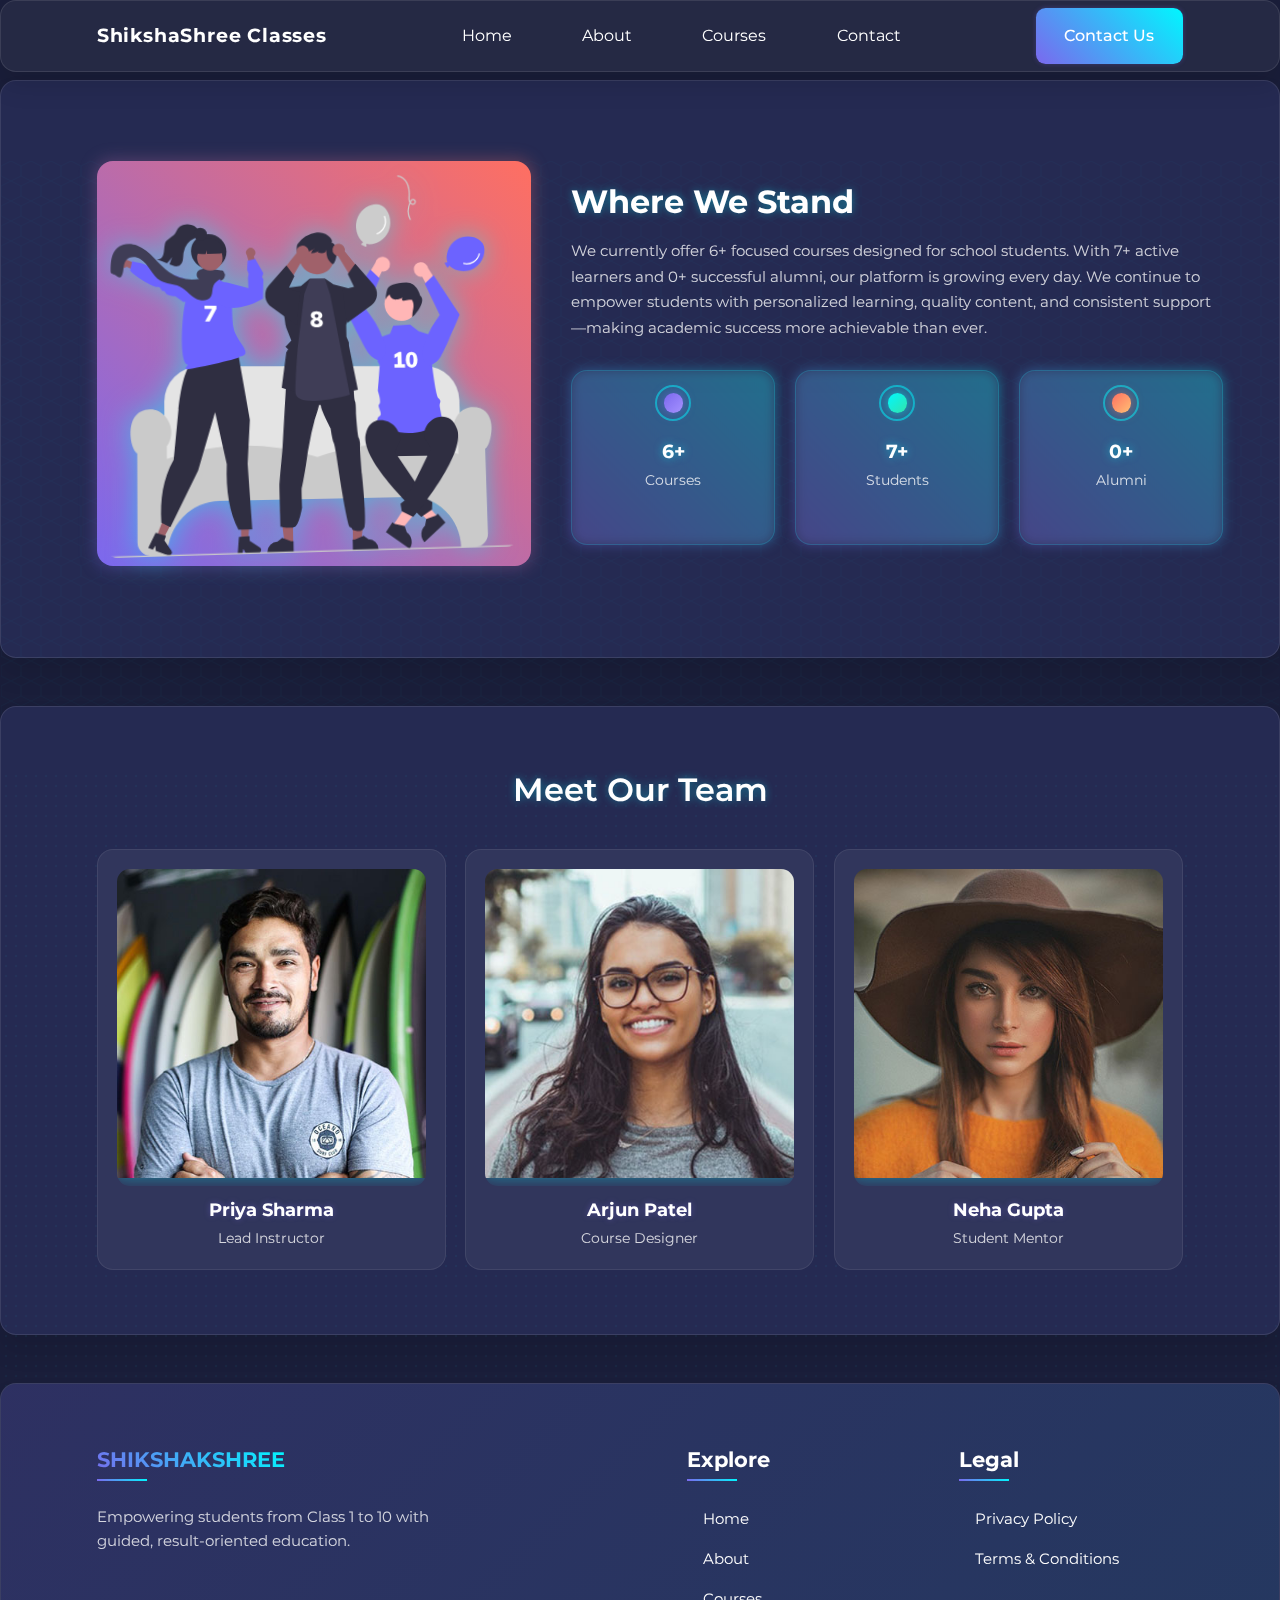
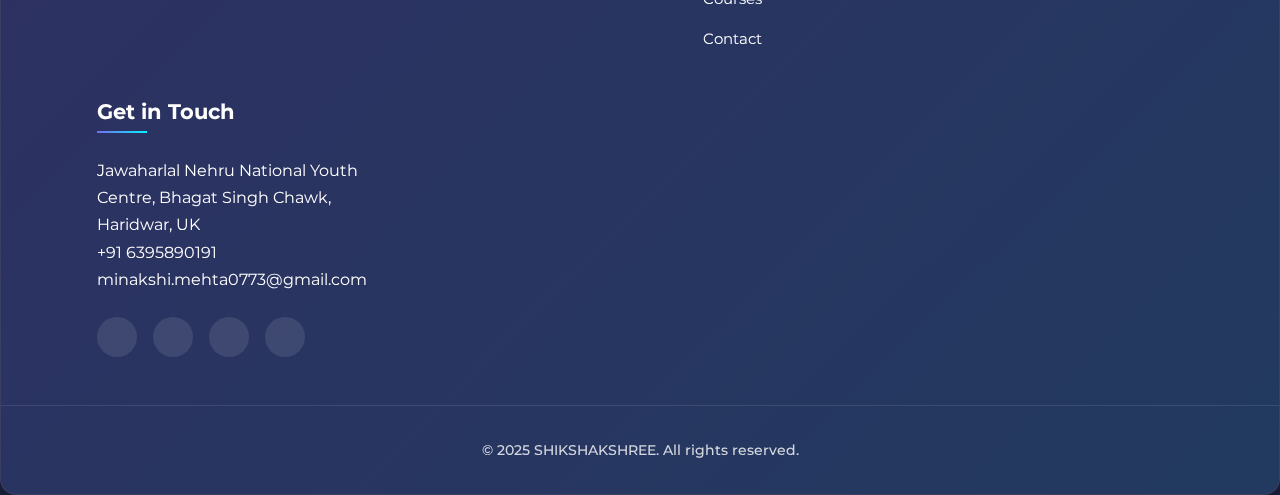
<file: about.html>
<!DOCTYPE html>
<html lang="en">
<head>
    <meta charset="UTF-8" />
    <meta name="viewport" content="width=device-width, initial-scale=1.0" />
    <meta name="description" content="About SHIKSHAKSHREE - Discover our mission, achievements, and team dedicated to empowering learners." />
    <meta name="keywords" content="education, ShikshaShree, about, team, achievements" />
    <meta name="author" content="ShikshaShree Classes" />
    <title>About Us - SHIKSHAKSHREE</title>
    <!-- ICONSCOUT CDN -->
    <link rel="stylesheet" href="https://unicons.iconscout.com/release/v4.0.8/css/line.css" />
    <link rel="stylesheet" href="https://unicons.iconscout.com/release/v4.0.8/css/solid.css" />
    <!-- GOOGLE FONTS MONTSERRAT -->
    <link rel="preconnect" href="https://fonts.googleapis.com" />
    <link rel="preconnect" href="https://fonts.gstatic.com" crossorigin />
    <link href="https://fonts.googleapis.com/css2?family=Montserrat:wght@400;500;600;700&display=swap" rel="stylesheet" />
    <!-- Custom CSS -->
    <link rel="stylesheet" href="./css/style.css" />
    <link rel="stylesheet" href="./css/about.css" />
    <style>
        /* Immediate visibility fixes */
        .about__achievements,
        .team {
            opacity: 1 !important;
            transform: none !important;
            animation: none !important;
        }
        .text-reveal {
            opacity: 1 !important;
            transform: none !important;
        }
    </style>
</head>

<body>
    <!-- Navbar -->
    <nav class="glass">
        <div class="container nav__container">
            <a href="index.html" class="nav__logo">
                <h4>ShikshaShree Classes</h4>
            </a>
            <ul class="nav__menu">
                <li><a href="index.html">Home</a></li>
                <li><a href="about.html">About</a></li>
                <li><a href="courses.html">Courses</a></li>
                <li><a href="contact.html">Contact</a></li>
                <li class="nav__auth-mobile"><a href="contact.html" class="btn btn-primary">Contact Us</a></li>
            </ul>
            <div class="nav__auth">
                <a href="contact.html" class="btn btn-primary">Contact Us</a>
            </div>
            <button class="hamburger" id="hamburger-btn" aria-label="Toggle navigation menu">
                <span></span>
                <span></span>
                <span></span>
            </button>
        </div>
    </nav>

    <!-- Main Content -->
    <main>
        <!-- Achievements Section -->
        <section class="about__achievements glass">
            <canvas id="achievement-particles" class="section__particles" aria-hidden="true"></canvas>
            <div class="container about__achievements-container">
                <div class="about__achievements-left">
                    <div class="holographic-frame">
                        <img src="./images/about achievements.svg" alt="Holographic dashboard of educational achievements" loading="lazy" />
                    </div>
                </div>
                <div class="about__achievements-right">
                    <h1>Where We Stand</h1>
                    <p class="text-reveal">We currently offer 6+ focused courses designed for school students. With 7+ active learners and 0+ successful alumni, our platform is growing every day. We continue to empower students with personalized learning, quality content, and consistent support—making academic success more achievable than ever.</p>
                    <div class="achievements__cards">
                        <article class="achievement__card holographic-cube">
                            <span class="achievement__icon courses-icon">
                                <i class="uil uil-video"></i>
                                <span class="neon-ring"></span>
                            </span>
                            <h3><span class="counter">6</span>+</h3>
                            <p>Courses</p>
                        </article>
                        <article class="achievement__card holographic-cube">
                            <span class="achievement__icon students-icon">
                                <i class="uil uil-users-alt"></i>
                                <span class="neon-ring"></span>
                            </span>
                            <h3><span class="counter">7</span>+</h3>
                            <p>Students</p>
                        </article>
                        <article class="achievement__card holographic-cube">
                            <span class="achievement__icon awards-icon">
                                <i class="uil uil-award"></i>
                                <span class="neon-ring"></span>
                            </span>
                            <h3><span class="counter">0</span>+</h3>
                            <p>Alumni</p>
                        </article>
                    </div>
                </div>
            </div>
        </section>

        <!-- Team Section -->
        <section class="team glass">
            <h2>Meet Our Team</h2>
            <div class="container team__container">
                <article class="team__member">
                    <div class="team__member-image">
                        <img src="./images/tm1.jpg" alt="Portrait of Priya Sharma, Lead Instructor" loading="lazy" />
                    </div>
                    <div class="team__member-info">
                        <h4>Priya Sharma</h4>
                        <p>Lead Instructor</p>
                    </div>
                    <div class="team__member-socials">
                        <a href="https://instagram.com" target="_blank" class="instagram-icon" aria-label="Visit Priya Sharma's Instagram"><i class="uil uil-instagram"></i></a>
                        <a href="https://twitter.com" target="_blank" class="twitter-icon" aria-label="Visit Priya Sharma's Twitter"><i class="uil uil-twitter-alt"></i></a>
                        <a href="https://linkedin.com" target="_blank" class="linkedin-icon" aria-label="Visit Priya Sharma's LinkedIn"><i class="uil uil-linkedin-alt"></i></a>
                    </div>
                </article>
                <article class="team__member">
                    <div class="team__member-image">
                        <img src="./images/tm2.jpg" alt="Portrait of Arjun Patel, Course Designer" loading="lazy" />
                    </div>
                    <div class="team__member-info">
                        <h4>Arjun Patel</h4>
                        <p>Course Designer</p>
                    </div>
                    <div class="team__member-socials">
                        <a href="https://instagram.com" target="_blank" class="instagram-icon" aria-label="Visit Arjun Patel's Instagram"><i class="uil uil-instagram"></i></a>
                        <a href="https://twitter.com" target="_blank" class="twitter-icon" aria-label="Visit Arjun Patel's Twitter"><i class="uil uil-twitter-alt"></i></a>
                        <a href="https://linkedin.com" target="_blank" class="linkedin-icon" aria-label="Visit Arjun Patel's LinkedIn"><i class="uil uil-linkedin-alt"></i></a>
                    </div>
                </article>
                <article class="team__member">
                    <div class="team__member-image">
                        <img src="./images/tm3.jpg" alt="Portrait of Neha Gupta, Student Mentor" loading="lazy" />
                    </div>
                    <div class="team__member-info">
                        <h4>Neha Gupta</h4>
                        <p>Student Mentor</p>
                    </div>
                    <div class="team__member-socials">
                        <a href="https://instagram.com" target="_blank" class="instagram-icon" aria-label="Visit Neha Gupta's Instagram"><i class="uil uil-instagram"></i></a>
                        <a href="https://twitter.com" target="_blank" class="twitter-icon" aria-label="Visit Neha Gupta's Twitter"><i class="uil uil-twitter-alt"></i></a>
                        <a href="https://linkedin.com" target="_blank" class="linkedin-icon" aria-label="Visit Neha Gupta's LinkedIn"><i class="uil uil-linkedin-alt"></i></a>
                    </div>
                </article>
            </div>
        </section>
    </main>

    <!-- Footer -->
    <footer class="footer glass">
        <div class="container footer__container">
            <div class="footer__col footer__brand">
                <a href="index.html" class="footer__logo" aria-label="ShikshaShree Home">
                    <h4>SHIKSHAKSHREE</h4>
                </a>
                <p>Empowering students from Class 1 to 10 with guided, result-oriented education.</p>
            </div>
            <div class="footer__col">
                <h4>Explore</h4>
                <ul class="footer__links">
                    <li><a href="index.html" aria-label="Home Page">Home</a></li>
                    <li><a href="about.html" aria-label="About Page">About</a></li>
                    <li><a href="courses.html" aria-label="Courses Page">Courses</a></li>
                    <li><a href="contact.html" aria-label="Contact Page">Contact</a></li>
                </ul>
            </div>
            <div class="footer__col">
                <h4>Legal</h4>
                <ul class="footer__links">
                    <li><a href="copyright.html" aria-label="Privacy Policy">Privacy Policy</a></li>
                    <li><a href="copyright.html" aria-label="Terms and Conditions">Terms & Conditions</a></li>
                </ul>
            </div>
            <div class="footer__col">
                <h4>Get in Touch</h4>
                <p>
                    <i class="uil uil-map-marker"></i>
                    <a href="https://www.google.com/maps/place/Jawaharlal+Nehru+National+Youth+Centre/@29.9338871,78.1290463,501m/data=!3m1!1e3!4m6!3m5!1s0x39094636548de48b:0x3c8c87906e3f7407!8m2!3d29.9350316!4d78.1310763!16s%2Fg%2F11b6d9mzh3?entry=ttu&g_ep=EgoyMDI1MDYzMC.0IKXMDSoASAFQAw%3D%3D"
                        target="_blank" rel="noopener noreferrer" aria-label="View location on Google Maps">
                        Jawaharlal Nehru National Youth Centre, Bhagat Singh Chawk, Haridwar, UK
                    </a>
                </p>
                <p><i class="uil uil-phone"></i> +91 6395890191</p>
                <p><i class="uil uil-envelope"></i> minakshi.mehta0773@gmail.com</p>
                <div class="footer__socials">
                    <a href="#" aria-label="Visit our Facebook page"><i class="uil uil-facebook-f"></i></a>
                    <a href="#" aria-label="Visit our Instagram page"><i class="uil uil-instagram"></i></a>
                    <a href="#" aria-label="Visit our Twitter page"><i class="uil uil-twitter"></i></a>
                    <a href="#" aria-label="Visit our LinkedIn page"><i class="uil uil-linkedin"></i></a>
                </div>
            </div>
        </div>
        <div class="footer__copyright">
            <a href="copyright.html">
                <p>© 2025 SHIKSHAKSHREE. All rights reserved.</p>
            </a>
        </div>
    </footer>

    <script src="./script/main.js"></script>
    <script>
        // Ensure content is visible immediately
        document.addEventListener('DOMContentLoaded', function() {
            const sections = document.querySelectorAll('.about__achievements, .team');
            sections.forEach(section => {
                section.style.opacity = '1';
                section.style.transform = 'none';
            });
            
            // Initialize any animations you want to keep
            // This ensures they start from visible state
        });
    </script>
</body>
</html>
</file>
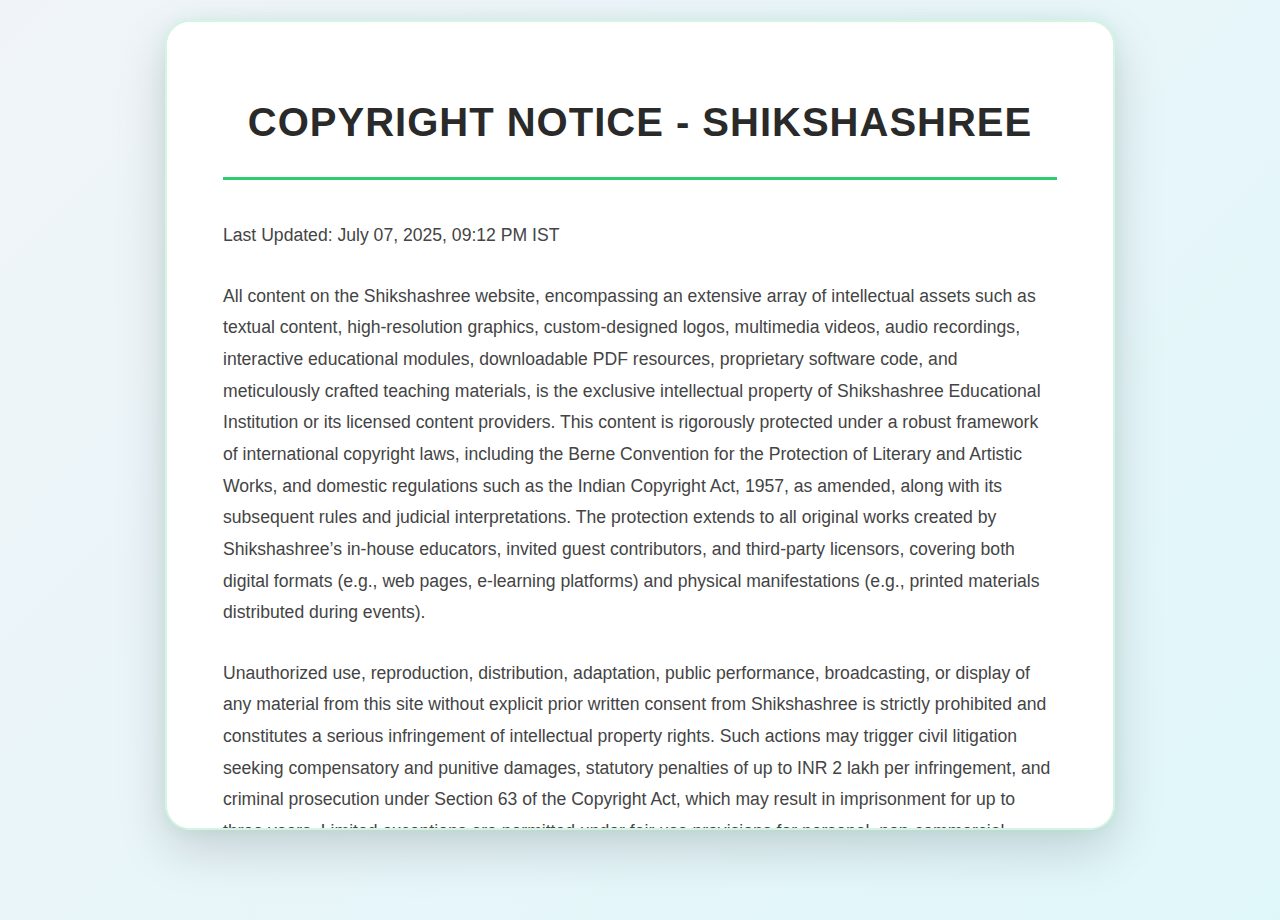
<file: copyright.html>
<!DOCTYPE html>
<html lang="en">
<head>
    
    <meta charset="UTF-8">
    <meta name="viewport" content="width=device-width, initial-scale=1.0">
    <title>Shikshashree - Legal Pages</title>
    <style>
        * {
            margin: 0;
            padding: 0;
            box-sizing: border-box;
        }
        body {
            font-family: 'Segoe UI', Tahoma, Geneva, Verdana, sans-serif;
            background: linear-gradient(135deg, #f0f4f8 0%, #e0f7fa 100%);
            color: #2a2a2a;
            line-height: 1.8;
            min-height: 100vh;
        }
        .legal-container {
            background: white;
            padding: 4rem 3.5rem;
            border-radius: 25px;
            box-shadow: 0 20px 50px rgba(0, 0, 0, 0.15), 0 0 15px rgba(46, 204, 113, 0.1);
            width: 100%;
            max-width: 950px;
            margin: 20px auto;
            text-align: left;
            animation: slideUpFade 1.2s ease-out;
            border: 2px solid rgba(46, 204, 113, 0.2);
            display: none;
            overflow-y: auto;
            max-height: 90vh;
        }
        @media (max-width: 768px) {
            .legal-container {
                padding: 2rem 1.5rem;
                margin: 10px;
                border-radius: 15px;
            }
        }
        @keyframes slideUpFade {
            from { transform: translateY(30px); opacity: 0; }
            to { transform: translateY(0); opacity: 1; }
        }
        .legal-container h1 {
            color: #2a2a2a;
            margin-bottom: 2.5rem;
            font-size: 2.5rem;
            text-align: center;
            border-bottom: 3px solid #2ecc71;
            padding-bottom: 1.2rem;
            font-weight: 700;
            text-transform: uppercase;
            letter-spacing: 1px;
        }
        @media (max-width: 480px) {
            .legal-container h1 {
                font-size: 1.8rem;
                margin-bottom: 1.5rem;
            }
        }
        .legal-container h2 {
            color: #2ecc71;
            margin-top: 2.5rem;
            font-size: 1.7rem;
            font-weight: 600;
            border-left: 5px solid #2ecc71;
            padding-left: 1rem;
        }
        @media (max-width: 480px) {
            .legal-container h2 {
                font-size: 1.4rem;
                margin-top: 2rem;
            }
        }
        .legal-container p {
            margin-bottom: 1.8rem;
            color: #444;
            font-size: 1.1rem;
        }
        @media (max-width: 480px) {
            .legal-container p {
                font-size: 1rem;
            }
        }
        .legal-container ul {
            margin-left: 3rem;
            margin-bottom: 1.8rem;
        }
        .legal-container li {
            margin-bottom: 1rem;
            position: relative;
            padding-left: 1.5rem;
        }
        .legal-container li:before {
            content: "•";
            color: #2ecc71;
            position: absolute;
            left: 0;
            top: 0;
        }
        @media (max-width: 480px) {
            .legal-container ul {
                margin-left: 1.5rem;
            }
            .legal-container li {
                padding-left: 1rem;
            }
        }
        .legal-container a {
            color: #2ecc71;
            text-decoration: none;
            transition: color 0.3s ease, text-shadow 0.3s ease;
            cursor: pointer;
            position: relative;
        }
        .legal-container a:hover {
            color: #27ae60;
            text-decoration: underline;
            text-shadow: 0 0 5px rgba(46, 204, 113, 0.3);
        }
        .footer {
            text-align: center;
            margin-top: 3.5rem;
            color: #666;
            font-size: 1rem;
            border-top: 2px solid #e0e0e0;
            padding-top: 1.5rem;
            font-weight: 500;
        }
        @media (max-width: 480px) {
            .footer {
                font-size: 0.9rem;
                margin-top: 2rem;
            }
        }
        .highlight {
            background-color: #e6f3e6;
            padding: 0.3rem 0.7rem;
            border-radius: 8px;
            color: #2ecc71;
            font-weight: 600;
            box-shadow: 0 2px 5px rgba(0, 0, 0, 0.1);
        }
        #back-link {
            display: inline-block;
            margin-top: 1.5rem;
            color: #2ecc71;
            text-decoration: none;
            padding: 0.6rem 1.2rem;
            border: 2px solid #2ecc71;
            border-radius: 12px;
            transition: all 0.3s ease;
            font-weight: 500;
        }
        #back-link:hover {
            background-color: #2ecc71;
            color: white;
            transform: translateY(-3px);
            box-shadow: 0 5px 15px rgba(46, 204, 113, 0.4);
        }
        @media (max-width: 480px) {
            #back-link {
                padding: 0.4rem 1rem;
                font-size: 0.9rem;
            }
        }
    </style>
</head>
<body>
    <div id="copyright-page" class="legal-container">
        <h1>Copyright Notice - Shikshashree</h1>
        <p>Last Updated: July 07, 2025, 09:12 PM IST</p>
        <p>All content on the Shikshashree website, encompassing an extensive array of intellectual assets such as textual content, high-resolution graphics, custom-designed logos, multimedia videos, audio recordings, interactive educational modules, downloadable PDF resources, proprietary software code, and meticulously crafted teaching materials, is the exclusive intellectual property of Shikshashree Educational Institution or its licensed content providers. This content is rigorously protected under a robust framework of international copyright laws, including the Berne Convention for the Protection of Literary and Artistic Works, and domestic regulations such as the Indian Copyright Act, 1957, as amended, along with its subsequent rules and judicial interpretations. The protection extends to all original works created by Shikshashree’s in-house educators, invited guest contributors, and third-party licensors, covering both digital formats (e.g., web pages, e-learning platforms) and physical manifestations (e.g., printed materials distributed during events).</p>
        <p>Unauthorized use, reproduction, distribution, adaptation, public performance, broadcasting, or display of any material from this site without explicit prior written consent from Shikshashree is strictly prohibited and constitutes a serious infringement of intellectual property rights. Such actions may trigger civil litigation seeking compensatory and punitive damages, statutory penalties of up to INR 2 lakh per infringement, and criminal prosecution under Section 63 of the Copyright Act, which may result in imprisonment for up to three years. Limited exceptions are permitted under fair use provisions for personal, non-commercial educational purposes, provided that full attribution is given to Shikshashree in the format "© 2025 Shikshashree Educational Institution. All rights reserved." and no commercial gain or derivative work is derived therefrom. For permission requests, licensing inquiries, clarification on usage rights, or negotiation of licensing agreements, please contact our legal team at <a href="mailto:legal@shikshashree.com">legal@shikshashree.com</a>. All requests will be reviewed within 10 business days, subject to the complexity of the request.</p>

        <h2>Related Policies</h2>
        <p>Delve deeper into our comprehensive legal framework by exploring the <a onclick="showPage('terms')">Terms of Use</a>, <a onclick="showPage('privacy')">Privacy Policy</a>, <a onclick="showPage('community')">Community Guidelines</a>, and <a onclick="showPage('data')">Data Protection Practices</a> for a thorough understanding of your rights, responsibilities, and our institutional commitments to transparency and compliance.</p>

        <div class="footer">
            <p>© 2025 Shikshashree Educational Institution. All rights reserved.</p>
        </div>
    </div>

    <div id="terms-page" class="legal-container">
        <h1>Terms of Use - Shikshashree</h1>
        <p>Last Updated: July 07, 2025, 09:12 PM IST</p>
        <p>By accessing, browsing, registering on, or utilizing the Shikshashree website, you enter into a legally binding agreement with Shikshashree Educational Institution, governed by the following comprehensive terms and conditions. These terms delineate your rights, obligations, and the legal framework for interacting with our advanced educational platform, and they are subject to periodic updates to reflect evolving legal, technical, or operational requirements:</p>
        <ul>
            <li><strong>Acceptable Use:</strong> The website must not be used for any illegal, unethical, or disruptive activities, including but not limited to hacking into secure areas, distributing malware or viruses, conducting phishing campaigns, scraping data for commercial purposes, spamming other users, or deploying automated bots, crawlers, or scripts to manipulate content, access restricted resources, or overload servers. Any action that compromises the security, integrity, availability, or performance of the site—such as Distributed Denial of Service (DDoS) attacks, unauthorized data extraction, or interference with other users’ experiences—is strictly prohibited and may result in immediate account termination, IP banning, and legal action under the Information Technology Act, 2000, and other applicable laws.</li>
            <li><strong>User-Generated Content:</strong> All reviews, comments, forum posts, discussion board entries, uploaded files (e.g., assignments, media), and other user-submitted materials must comply with our <a onclick="showPage('community')">Community Guidelines</a>. Shikshashree reserves the unilateral right to pre-moderate, edit, delete, permanently remove, or flag content that is offensive, defamatory, misleading, plagiarized, infringes on intellectual property rights, contains explicit material, or violates any local or international law. Users retain ownership of their content but grant Shikshashree a non-exclusive, royalty-free license to use, display, and distribute it for platform purposes. Users are solely liable for the accuracy, legality, and originality of their submissions.</li>
            <li><strong>Service Modifications:</strong> Shikshashree retains the sole discretion to modify, suspend, or discontinue any website features, online courses, interactive tools, virtual classrooms, or services at any time without prior notice. This includes content updates, removal of outdated materials, server maintenance, or feature deprecation due to technological advancements. Users are encouraged to review these terms and any posted announcements periodically, and Shikshashree shall not be held liable for any inconvenience, loss of access, data loss, academic disruption, or financial impact resulting from such changes, to the maximum extent permitted by Indian law.</li>
            <li><strong>Intellectual Property:</strong> All trademarks, service marks, logos, brand identifiers, original content (e.g., lesson plans, quizzes, video lectures), and proprietary software are the sole property of Shikshashree or its licensors. Unauthorized use, including reproduction, adaptation, reverse engineering, commercial exploitation (e.g., selling course materials on third-party platforms), or creation of derivative works, is prohibited without express written permission, which may be subject to licensing fees, royalties, or contractual agreements. Attribution alone does not constitute authorization.</li>
            <li><strong>Limitation of Liability:</strong> Shikshashree disclaims all liability for indirect, incidental, special, consequential, or punitive damages arising from website use, including but not limited to financial losses, academic setbacks, data corruption, missed opportunities, or reputational harm, even if such risks were previously communicated or foreseeable. Our liability is limited to the extent permitted by the Indian Contract Act, 1872, and other relevant statutes, and in no event shall it exceed the amount paid by you, if any, for accessing the site.</li>
            <li><strong>Indemnification:</strong> You agree to defend, indemnify, and hold Shikshashree, its officers, directors, employees, agents, and affiliates harmless from any claims, damages, losses, legal costs (including reasonable attorney fees), or liabilities resulting from your breach of these terms, misuse of the platform, violation of third-party rights (e.g., copyright infringement, defamation), or unauthorized actions taken through your account, whether intentional or negligent.</li>
            <li><strong>Governing Law:</strong> These terms are governed by and construed in accordance with the laws of India, including the Indian Contract Act, 1872, and the Information Technology Act, 2000. Any disputes arising from or related to these terms shall be exclusively resolved in the competent courts of [Your City/State], India, and you irrevocably submit to the personal jurisdiction of such courts, waiving any objections to venue or inconvenience.</li>
            <li><strong>Termination:</strong> Shikshashree may terminate or suspend your account, access, or privileges immediately and without notice if you violate these terms, engage in prohibited activities, pose a security risk, or fail to comply with payment obligations (if applicable). Terminated users forfeit all rights to retained data, course progress, or submitted content, which may be deleted after 30 days unless otherwise required by law.</li>
            <li><strong>Amendments:</strong> Shikshashree may update these terms periodically to reflect changes in legal requirements, technological advancements, or operational needs. Updated terms will be posted on this page with a revised "Last Updated" date. Continued use of the website after such updates constitutes your acceptance of the revised terms, and it is your responsibility to review them regularly.</li>
        </ul>
        <a id="back-link" onclick="showPage('copyright')">Back to Copyright Notice</a>
    </div>

    <div id="privacy-page" class="legal-container">
        <h1>Privacy Policy - Shikshashree</h1>
        <p>Last Updated: July 07, 2025, 09:12 PM IST</p>
        <p>Shikshashree Educational Institution is deeply committed to protecting your privacy and ensuring the confidentiality, integrity, and security of your personal information. We collect, process, store, and manage data in strict accordance with the Information Technology Act, 2000, the (proposed) Digital Personal Data Protection Act, 2023, and other applicable international privacy standards (e.g., GDPR for non-Indian users). This policy provides a detailed explanation of how we handle your data:</p>
        <ul>
            <li><strong>Data Collection:</strong> We collect personal data such as full names, email addresses, phone numbers, postal addresses, educational qualifications, course enrollment details, payment information (if applicable), and usage data (e.g., pages visited, time spent, click patterns, device information) to facilitate account creation, course delivery, personalized learning experiences, and customer support. Optional data, such as profile pictures, social media links, or demographic details, may be collected with your explicit consent to enhance community features or marketing efforts.</li>
            <li><strong>Data Usage:</strong> Information is used for account management (e.g., password resets), course delivery (e.g., progress tracking, certificate issuance), communication (e.g., newsletters, updates), targeted educational content (e.g., recommended courses), and internal analytics (e.g., user behavior trends). Anonymized and aggregated data may be used for research, improving platform functionality, or reporting to stakeholders, without identifying individual users.</li>
            <li><strong>Data Sharing:</strong> We do not sell, rent, or trade your personal data to third parties for marketing purposes. Data may be shared with trusted service providers (e.g., payment gateways like Razorpay, cloud hosting services like AWS) under strict confidentiality agreements, or as required by law (e.g., court orders, government requests under the IT Act). International data transfers may occur to support global operations, but only with contractual safeguards ensuring compliance with Indian and recipient-country laws.</li>
            <li><strong>Data Security:</strong> We employ a multi-layered security approach, including end-to-end encryption (e.g., TLS for data in transit), secure server infrastructure with regular penetration testing, access controls (e.g., multi-factor authentication, role-based access), and incident response protocols to protect your data from unauthorized access, loss, alteration, or breach. Our security measures are audited annually by certified third-party firms.</li>
            <li><strong>Your Rights:</strong> You have the right to access, correct, update, restrict, or delete your personal data under Indian law. To exercise these rights, submit a written request with proof of identity to our Data Protection Officer at <a href="mailto:dpo@shikshashree.com">dpo@shikshashree.com</a>. Requests will be processed within 30 days, subject to verification and legal obligations (e.g., retention for tax purposes).</li>
            <li><strong>Cookies and Tracking:</strong> We use cookies, web beacons, and similar technologies to enhance user experience, remember preferences, and analyze traffic. You can manage cookie preferences through your browser settings or opt out via our cookie consent banner. Essential cookies cannot be disabled as they are required for site functionality.</li>
            <li><strong>Children’s Privacy:</strong> Shikshashree does not knowingly collect data from children under 13 without parental consent. Parents may request data deletion by contacting us.</li>
        </ul>
        <p>For an in-depth look at our technical and legal safeguards, refer to our <a onclick="showPage('data')">Data Protection Practices</a>.</p>
        <a id="back-link" onclick="showPage('copyright')">Back to Copyright Notice</a>
    </div>

    <div id="community-page" class="legal-container">
        <h1>Community Guidelines - Shikshashree</h1>
        <p>Last Updated: July 07, 2025, 09:12 PM IST</p>
        <p>Shikshashree fosters a respectful, inclusive, and collaborative online community where all users—students, educators, and visitors—can engage in meaningful educational discourse. These Community Guidelines establish the standards for interaction on our platform, and adherence is mandatory to maintain a safe and productive environment:</p>
        <ul>
            <li><strong>Respect and Inclusivity:</strong> Treat all users with dignity and respect. Harassment, bullying, hate speech, discriminatory language, or behavior based on race, ethnicity, gender, religion, sexual orientation, disability, or any other protected characteristic is strictly prohibited. Constructive criticism is encouraged, but personal attacks or derogatory remarks are not tolerated.</li>
            <li><strong>Content Standards:</strong> All posts, reviews, comments, and shared materials must be relevant, educational, and appropriate for a diverse audience. Prohibited content includes explicit material (e.g., nudity, violence), misinformation, spam, promotional content without approval, or links to malicious sites. Educational content should be fact-based and sourced where applicable.</li>
            <li><strong>Integrity and Authenticity:</strong> Do not engage in plagiarism, impersonation of others, or submission of fake reviews. All contributions must be original or properly attributed, and reviews must reflect genuine experiences with Shikshashree courses or services. Violations may lead to content removal and account suspension.</li>
            <li><strong>Collaboration and Engagement:</strong> Encourage constructive feedback, peer learning, and collaborative projects. Off-topic discussions, trolling, or disruptive behavior (e.g., flooding threads) are not allowed. Users are expected to contribute to a positive learning environment.</li>
            <li><strong>Enforcement:</strong> Shikshashree reserves the right to monitor content, issue warnings, temporarily suspend, or permanently ban users who violate these guidelines. Enforcement actions are at our sole discretion and may escalate to legal action if violations involve criminal activity (e.g., threats, fraud). Appeals can be submitted to <a href="mailto:support@shikshashree.com">support@shikshashree.com</a> within 7 days.</li>
        </ul>
        <p>Repeated or severe violations may result in permanent account termination, loss of access to purchased courses, and potential legal action if they infringe on copyrights, trademarks, or other rights protected under Indian law.</p>
        <a id="back-link" onclick="showPage('copyright')">Back to Copyright Notice</a>
    </div>

    <div id="data-page" class="legal-container">
        <h1>Data Protection Practices - Shikshashree</h1>
        <p>Last Updated: July 07, 2025, 09:12 PM IST</p>
        <p>Shikshashree Educational Institution is committed to complying with the Information Technology Act, 2000, the (proposed) Digital Personal Data Protection Act, 2023, and other relevant data protection regulations to ensure the highest standards of data security and privacy. Our data protection practices are designed to safeguard your information and are subject to regular audits. These practices include:</p>
        <ul>
            <li><strong>Data Minimization:</strong> We collect only the data strictly necessary for providing services, such as email addresses for account creation, course enrollment details for progress tracking, payment information for transaction processing, and usage data for analytics. Redundant or excessive data collection is avoided to reduce privacy risks.</li>
            <li><strong>Data Storage:</strong> Personal data is stored on secure, ISO 27001-certified servers located within India, with backups in geographically diverse locations to ensure redundancy. Retention periods are aligned with legal requirements (e.g., 5 years for financial data under the Income Tax Act, 1961, 7 years for educational records) and deleted thereafter unless you consent to longer storage.</li>
            <li><strong>Access Control:</strong> Access to personal data is restricted to authorized personnel only, enforced through multi-factor authentication (MFA), role-based access controls (RBAC), and regular access reviews. Employees are trained annually on data protection best practices, and access logs are monitored for suspicious activity.</li>
            <li><strong>Breach Response:</strong> In the event of a data breach, Shikshashree will notify affected users within 72 hours as required by law, conduct a root cause analysis, implement containment measures, and provide remediation steps (e.g., password resets). A detailed incident report will be available upon request.</li>
            <li><strong>International Data Transfers:</strong> Data may be transferred to trusted third-party providers (e.g., AWS, Google Cloud) outside India to support global operations (e.g., hosting, analytics), but only under strict contractual safeguards, including Standard Contractual Clauses (SCCs) compliant with Indian and recipient-country laws (e.g., EU GDPR).</li>
            <li><strong>Compliance and Audits:</strong> We conduct quarterly internal audits and annual third-party assessments to ensure adherence to the Digital Personal Data Protection Act, 2023 (if enacted), ISO 27001 standards, and other frameworks. Compliance reports are available to regulatory authorities upon request.</li>
            <li><strong>User Empowerment:</strong> Users can request data portability, correction, or deletion via our online portal or by emailing our Data Protection Officer at <a href="mailto:dpo@shikshashree.com">dpo@shikshashree.com</a>. Responses are provided within 30 days, subject to verification and legal retention obligations.</li>
        </ul>
        <p>For data-related concerns, technical inquiries, or to report a suspected breach, contact our Data Protection Officer at <a href="mailto:dpo@shikshashree.com">dpo@shikshashree.com</a> or call our helpline at +91-123-456-7890 (available 9 AM to 6 PM IST, Monday to Friday).</p>
        <a id="back-link" onclick="showPage('copyright')">Back to Copyright Notice</a>
    </div>

    <script>
        document.addEventListener('DOMContentLoaded', function() {
            showPage('copyright');
        });

        function showPage(pageId) {
            const validPages = ['copyright', 'terms', 'privacy', 'community', 'data'];
            if (!validPages.includes(pageId)) {
                console.error('Invalid page ID:', pageId);
                return;
            }

            const pages = document.getElementsByClassName('legal-container');
            for (let page of pages) {
                page.style.display = 'none';
            }
            document.getElementById(pageId + '-page').style.display = 'block';
        }
    </script>
</body>
</html>
</file>
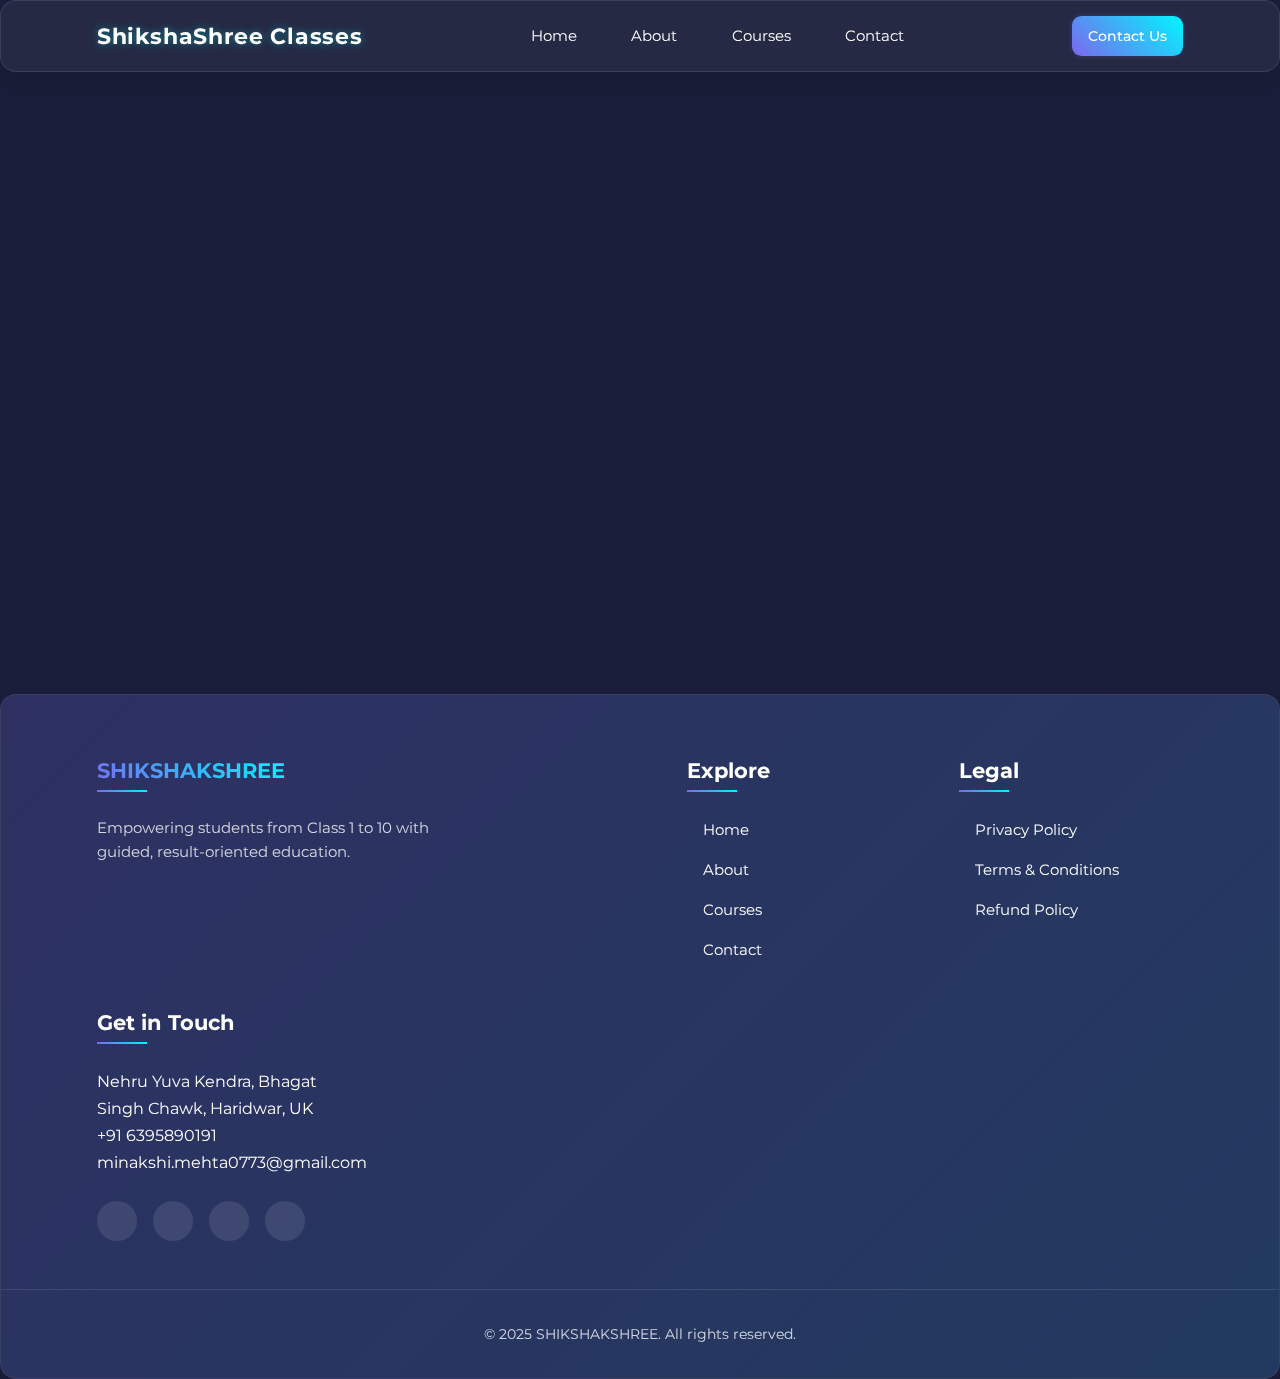
<file: courses.html>
<!DOCTYPE html>
<html lang="en">
    
<head>
    <meta charset="UTF-8" />
    <meta name="viewport" content="width=device-width, initial-scale=1.0" />
    <meta name="description" content="Explore SHIKSHAKSHREE's courses in Mathematics, Science, English, and more for students from Class 1 to 10." />
    <meta name="keywords" content="education, ShikshaShree, courses, Mathematics, Science, English" />
    <meta name="author" content="ShikshaShree Classes" />
    <title>Courses - SHIKSHAKSHREE</title>
    <!-- ICONSCOUT CDN -->
    <link rel="stylesheet" href="https://unicons.iconscout.com/release/v4.0.8/css/line.css" />
    <link rel="stylesheet" href="https://unicons.iconscout.com/release/v4.0.8/css/solid.css" />
    <!-- GOOGLE FONTS MONTSERRAT -->
    <link rel="preconnect" href="https://fonts.googleapis.com" />
    <link rel="preconnect" href="https://fonts.gstatic.com" crossorigin />
    <link href="https://fonts.googleapis.com/css2?family=Montserrat:wght@300;400;500;600;700;800;900&display=swap" rel="stylesheet" />
    <!-- Custom CSS -->
    <link rel="stylesheet" href="./css/style.css" />
    <link rel="stylesheet" href="./css/courses.css" />
</head>
<body>
    <!-- Navbar -->
    <nav class="glass">
        <div class="container nav__container">
            <a href="index.html" class="nav__logo" aria-label="ShikshaShree Home">
                <h4>ShikshaShree Classes</h4>
            </a>
            <ul class="nav__menu">
                <li><a href="index.html">Home</a></li>
                <li><a href="about.html">About</a></li>
                <li><a href="courses.html">Courses</a></li>
                <li><a href="contact.html">Contact</a></li>
                <li class="nav__auth-mobile"><a href="contact.html" class="btn btn-primary" aria-label="Login">Contact Us</a></li>
            </ul>
            <div class="nav__auth">
                <a href="contact.html" class="btn btn-primary" aria-label="Login">Contact Us</a>
            </div>
            <button class="hamburger" id="hamburger-btn" aria-label="Toggle navigation menu">
                <span></span>
                <span></span>
                <span></span>
            </button>
        </div>
    </nav>

    <!-- Courses Section -->
    <section class="courses glass">
        <div class="courses__wave"></div>
        <h2>Our Premium Courses</h2>
        <div class="container courses__container">
            <article class="course">
                <span class="course__badge top-rated">Top Rated</span>
                <div class="course__image">
                    <div class="holographic-frame">
                        <img src="./images/course1.jpg" alt="Mathematics Course" />
                    </div>
                </div>
                <div class="course__info">
                    <h4>Mathematics</h4>
                    <p>Master algebra, geometry, and more with interactive lessons for Class 1-10.</p>
                    <a href="#" class="btn btn-primary">Learn More</a>
                </div>
            </article>
            <article class="course">
                <span class="course__badge">Popular</span>
                <div class="course__image">
                    <div class="holographic-frame">
                        <img src="./images/course2.jpg" alt="Science Course" />
                    </div>
                </div>
                <div class="course__info">
                    <h4>Science</h4>
                    <p>Explore physics, chemistry, and biology through hands-on experiments.</p>
                    <a href="#" class="btn btn-primary">Learn More</a>
                </div>
            </article>
            <article class="course">
                <div class="course__image">
                    <div class="holographic-frame">
                        <img src="./images/course3.jpg" alt="English Course" />
                    </div>
                </div>
                <div class="course__info">
                    <h4>English</h4>
                    <p>Enhance grammar, writing, and communication skills for academic success.</p>
                    <a href="#" class="btn btn-primary">Learn More</a>
                </div>
            </article>
        </div>
    </section>

    <!-- Footer -->
    <footer class="footer glass">
        <div class="container footer__container">
            <div class="footer__col footer__brand">
                <a href="index.html" class="footer__logo" aria-label="ShikshaShree Home">
                    <h4>SHIKSHAKSHREE</h4>
                </a>
                <p>Empowering students from Class 1 to 10 with guided, result-oriented education.</p>
            </div>
            <div class="footer__col">
                <h4>Explore</h4>
                <ul class="footer__links">
                    <li><a href="index.html" aria-label="Home Page">Home</a></li>
                    <li><a href="about.html" aria-label="About Page">About</a></li>
                    <li><a href="courses.html" aria-label="Courses Page">Courses</a></li>
                    <li><a href="contact.html" aria-label="Contact Page">Contact</a></li>
                </ul>
            </div>
            <div class="footer__col">
                <h4>Legal</h4>
                <ul class="footer__links">
                    <li><a href="privacy.html" aria-label="Privacy Policy">Privacy Policy</a></li>
                    <li><a href="terms.html" aria-label="Terms and Conditions">Terms & Conditions</a></li>
                    <li><a href="refund.html" aria-label="Refund Policy">Refund Policy</a></li>
                </ul>
            </div>
            <div class="footer__col">
                <h4>Get in Touch</h4>
                <p>
                    <i class="uil uil-map-marker"></i>
                    <a href="https://maps.app.goo.gl/6Q5nL1v5q9z4tL2w6" target="_blank" rel="noopener noreferrer" aria-label="View location on Google Maps">
                        Nehru Yuva Kendra, Bhagat Singh Chawk, Haridwar, UK
                    </a>
                </p>
                <p><i class="uil uil-phone"></i> +91 6395890191</p>
                <p><i class="uil uil-envelope"></i> minakshi.mehta0773@gmail.com</p>
                <div class="footer__socials">
                    <a href="#" data-tooltip="Facebook" aria-label="Visit our Facebook page"><i class="uil uil-facebook-f"></i></a>
                    <a href="#" data-tooltip="Instagram" aria-label="Visit our Instagram page"><i class="uil uil-instagram"></i></a>
                    <a href="#" data-tooltip="Twitter" aria-label="Visit our Twitter page"><i class="uil uil-twitter"></i></a>
                    <a href="#" data-tooltip="LinkedIn" aria-label="Visit our LinkedIn page"><i class="uil uil-linkedin"></i></a>
                </div>
            </div>
        </div>
        <div class="footer__copyright">
            <p>© 2025 SHIKSHAKSHREE. All rights reserved.</p>
        </div>
    </footer>
    <script src="./script/main.js"></script>
</body>
</html>
</file>
<file: css/style.css>
* {
  margin: 0;
  padding: 0;
  box-sizing: border-box;
  border: 0;
  outline: 0;
  list-style: none;
  text-decoration: none;
}

:root {
  --color-primary: #7b68ee;
  --color-success: #00f7ff;
  --color-accent: #ff6f61;
  --color-white: #fff;
  --color-light: rgba(255, 255, 255, 0.8);
  --color-black: #000;
  --color-bg: #1a1e3a;
  --color-bg1: #252a52;
  --color-bg2: #3a3f70;
  --container-width-lg: 85%;
  --container-width-md: 90%;
  --container-width-sm: 94%;
  --transition: all 300ms ease;
}

/* BASE STYLES */
body {
  font-family: "Montserrat", sans-serif;
  line-height: 1.7;
  background: var(--color-bg);
  color: var(--color-white);
  font-weight: 400;
  overflow-x: hidden;
}

.container {
  width: var(--container-width-lg);
  margin: 0 auto;
  max-width: 1400px;
}

section {
  padding: 5rem 0;
  position: relative;
}

section h2 {
  margin-bottom: 3rem;
  font-size: 2rem;
  font-weight: 600;
}

h1, h2, h3, h4, h5 {
  line-height: 1.2;
  color: var(--color-white);
}

h1 { font-size: 2.8rem; }
h2 { font-size: 2rem; }
h3 { font-size: 1.6rem; }
h4 { font-size: 1.2rem; }
h5 { font-size: 1.1rem; }

a {
  color: var(--color-white);
  transition: var(--transition);
}

a:hover {
  color: var(--color-success);
}

/* BUTTONS */
.btn, .roulette-btn {
  display: inline-block;
  background: linear-gradient(45deg, var(--color-primary), var(--color-success));
  color: var(--color-white);
  padding: 0.9rem 1.8rem;
  font-weight: 500;
  font-size: 1rem;
  border-radius: 0.6rem;
  cursor: pointer;
  transition: var(--transition);
  box-shadow: 0 0 5px rgba(123, 104, 238, 0.3);
}

.btn:hover, .roulette-btn:hover {
  background: linear-gradient(45deg, var(--color-accent), var(--color-success));
  transform: scale(1.05);
  box-shadow: 0 0 10px rgba(123, 104, 238, 0.7);
  text-shadow: 0 0 5px rgba(0, 247, 255, 0.5);
}

.btn-primary {
  background: linear-gradient(45deg, var(--color-primary), var(--color-success));
}

/* GLASSMORPHISM */
.glass {
  background: rgba(255, 255, 255, 0.05);
  border: 1px solid rgba(255, 255, 255, 0.1);
  border-radius: 1rem;
  box-shadow: 0 1rem 1.5rem rgba(0, 0, 0, 0.1);
  backdrop-filter: blur(6px);
}

/* NAVBAR */
nav {
  width: 100vw;
  height: 4.5rem;
  position: fixed;
  top: 0;
  z-index: 1000;
  background: rgba(255, 255, 255, 0.05);
  backdrop-filter: blur(6px);
  border-bottom: 1px solid rgba(255, 255, 255, 0.1);
}

.nav__container {
  display: flex;
  justify-content: space-between;
  align-items: center;
  height: 100%;
}

.nav__logo h4 {
  font-weight: 700;
  letter-spacing: 0.05rem;
}

.nav__menu {
  display: flex;
  gap: 3rem;
}

.nav__menu a {
  font-size: 1rem;
  padding: 0.7rem;
  position: relative;
}

.nav__menu a::after {
  content: '';
  position: absolute;
  bottom: 0;
  left: 0;
  width: 0;
  height: 2px;
  background: var(--color-success);
  transition: var(--transition);
}

.nav__menu a:hover::after {
  width: 100%;
}

.nav__menu a:hover {
  text-shadow: 0 0 6px rgba(0, 247, 255, 0.5);
  transform: translateY(-2px);
}

.nav__auth {
  display: flex;
  gap: 1rem;
}

.nav__auth-mobile {
  display: none;
}

.hamburger {
  display: none;
  background: transparent;
  cursor: pointer;
  width: 2.5rem;
  height: 2.5rem;
  position: relative;
}

.hamburger span {
  display: block;
  width: 1.5rem;
  height: 0.15rem;
  background: var(--color-success);
  margin: 0.35rem auto;
  transition: var(--transition);
}

.hamburger.active span:nth-child(1) {
  transform: translateY(0.5rem) rotate(45deg);
}

.hamburger.active span:nth-child(2) {
  opacity: 0;
}

.hamburger.active span:nth-child(3) {
  transform: translateY(-0.5rem) rotate(-45deg);
}

.hamburger::after {
  content: '';
  position: absolute;
  width: 100%;
  height: 100%;
  border-radius: 50%;
  background: rgba(0, 247, 255, 0.15);
  opacity: 0;
  transform: scale(0);
  transition: var(--transition);
}

.hamburger.active::after {
  opacity: 1;
  transform: scale(1.3);
}

/* HEADER */
header {
  position: relative;
  top: 4.5rem;
  min-height: 70vh;
  margin-bottom: 5rem;
  overflow: hidden;
}

.header__particles {
  position: absolute;
  top: 0;
  left: 0;
  width: 100%;
  height: 100%;
  z-index: -1;
}

.header__container {
  display: flex;
  align-items: center;
  gap: 4rem;
}

.header__left h1 {
  font-size: 2.8rem;
  margin-bottom: 1.5rem;
}

.header__left p {
  margin-bottom: 2rem;
  font-size: 1rem;
  max-width: 600px;
}

.header__right .header__right-image img {
  width: 100%;
  max-width: 500px;
  height: auto;
  transform: perspective(1000px) rotateY(5deg) rotateX(3deg);
  transition: var(--transition);
}

.header__right .header__right-image img:hover {
  transform: perspective(1000px) rotateY(0deg) rotateX(0deg);
}

/* LEARNING THROUGH FUN */
.learning-fun {
  text-align: center;
  padding: 4rem 0;
  background: linear-gradient(135deg, var(--color-bg), var(--color-bg2));
  border-radius: 1rem;
  margin: 2rem auto;
  width: 100%;
  position: relative;
  overflow: hidden;
}

.learning-fun h2 {
  font-size: 2rem;
  margin-bottom: 1rem;
}

.learning-fun p {
  font-size: 1rem;
  color: var(--color-light);
  max-width: 600px;
  margin: 0 auto 2rem;
}

/* ABOUT US SECTION */
.about {
  text-align: left;
  padding: 4rem 2rem;
  background: linear-gradient(135deg, var(--color-bg), var(--color-bg2));
  border-radius: 1rem;
  margin: 2rem auto;
  width: 100%;
  position: relative;
  overflow: hidden;
}

.about h2 {
  font-size: 2rem;
  margin-bottom: 1.5rem;
  text-align: left;
}

.about__address {
  font-size: 1rem;
  color: var(--color-light);
  margin-bottom: 2rem;
  display: flex;
  align-items: center;
  gap: 0.5rem;
}

.about__container {
  max-width: 100%;
  margin: 0;
  padding: 0;
  text-align: left;
}

.about__container p {
  font-size: 1rem;
  color: var(--color-light);
  margin-bottom: 2rem;
}

/* ROULETTE STYLES */
.roulette-container {
  position: relative;
  width: 90%;
  max-width: 800px;
  height: 300px;
  margin: 2rem auto;
  perspective: 1000px;
}

.roulette {
  position: relative;
  width: 100%;
  height: 100%;
  transform-style: preserve-3d;
  transition: transform 1s ease;
}

.roulette-slot {
  position: absolute;
  width: 250px;
  height: 250px;
  top: 50%;
  left: 50%;
  transform-origin: center;
  transform: translate(-50%, -50%);
  border-radius: 1rem;
  overflow: hidden;
  background: rgba(255, 255, 255, 0.1);
  backdrop-filter: blur(10px);
  border: 1px solid rgba(255, 255, 255, 0.2);
  box-shadow: 0 8px 32px rgba(0, 0, 0, 0.1);
  transition: all 0.5s ease;
}

.roulette-slot img {
  width: 100%;
  height: 100%;
  object-fit: cover;
  display: block;
  opacity: 0;
  transition: opacity 0.5s ease;
}

.roulette-slot img.loaded {
  opacity: 1;
}

.roulette-loading {
  display: none;
  position: absolute;
  top: 50%;
  left: 50%;
  transform: translate(-50%, -50%);
  font-size: 1rem;
  color: var(--color-white);
  background: rgba(0, 0, 0, 0.7);
  padding: 0.5rem 1rem;
  border-radius: 0.6rem;
}

.roulette-controls {
  display: flex;
  justify-content: center;
  gap: 1rem;
  margin-top: 1rem;
}

.roulette-controls .roulette-btn {
  width: 48px;
  height: 48px;
  border-radius: 50%;
  font-size: 1.5rem;
  padding: 0.5rem;
  display: flex;
  align-items: center;
  justify-content: center;
}

.roulette-modal {
  display: none;
  position: fixed;
  top: 0;
  left: 0;
  width: 100vw;
  height: 100vh;
  background: rgba(0, 0, 0, 0.85);
  z-index: 2000;
  align-items: center;
  justify-content: center;
  opacity: 0;
  transition: opacity 0.3s ease;
}

.roulette-modal.show {
  display: flex;
  opacity: 1;
}

.roulette-modal-content {
  position: relative;
  width: 90%;
  max-width: 600px;
  max-height: 90vh;
  display: flex;
  align-items: center;
  justify-content: center;
}

.roulette-modal-content img {
  width: 100%;
  height: auto;
  max-width: 600px;
  max-height: 90vh;
  border-radius: 0.6rem;
}

.modal-close {
  position: absolute;
  top: 1rem;
  right: 1rem;
  width: 48px;
  height: 48px;
  border-radius: 50%;
  font-size: 1.5rem;
  padding: 0.5rem;
  background: linear-gradient(45deg, var(--color-primary), var(--color-success));
  color: var(--color-white);
  cursor: pointer;
  box-shadow: 0 0 5px rgba(123, 104, 238, 0.3);
  transition: var(--transition);
}

.modal-close:hover {
  background: linear-gradient(45deg, var(--color-accent), var(--color-success));
  box-shadow: 0 0 10px rgba(123, 104, 238, 0.7);
  text-shadow: 0 0 5px rgba(0, 247, 255, 0.5);
}

.modal-nav {
  position: absolute;
  top: 50%;
  transform: translateY(-50%);
  width: 48px;
  height: 48px;
  border-radius: 50%;
  font-size: 1.5rem;
  padding: 0.5rem;
  background: linear-gradient(45deg, var(--color-primary), var(--color-success));
  color: var(--color-white);
  cursor: pointer;
  box-shadow: 0 0 5px rgba(123, 104, 238, 0.3);
  transition: var(--transition);
  display: flex;
  align-items: center;
  justify-content: center;
}

.modal-nav:hover {
  background: linear-gradient(45deg, var(--color-accent), var(--color-success));
  box-shadow: 0 0 10px rgba(123, 104, 238, 0.7);
  text-shadow: 0 0 5px rgba(0, 247, 255, 0.5);
}

.modal-prev { left: -2rem; }
.modal-next { right: -2rem; }

/* CATEGORIES */
.categories {
  background: var(--color-bg1);
  position: relative;
}

.categories__container {
  display: flex;
  gap: 3rem;
}

.categories__left {
  flex: 1;
}

.categories__left h2 {
  margin-bottom: 1.5rem;
}

.categories__left p {
  margin-bottom: 2rem;
  font-size: 1rem;
  max-width: 500px;
}

.categories__right {
  flex: 2;
  display: grid;
  grid-template-columns: repeat(auto-fit, minmax(220px, 1fr));
  gap: 1.5rem;
}

.category {
  background: var(--color-bg2);
  padding: 2rem;
  border-radius: 1rem;
  transition: var(--transition);
  border: 1px solid transparent;
  transform: perspective(800px) rotateY(0deg);
  position: relative;
}

.category:hover {
  transform: perspective(800px) rotateY(6deg) scale(1.03);
}

.category__icon {
  width: 60px;
  height: 60px;
  border-radius: 50%;
  display: flex;
  align-items: center;
  justify-content: center;
  font-size: 1.8rem;
  margin: 0 auto 1rem;
  box-shadow: 0 4px 6px rgba(0, 0, 0, 0.1);
}

.category__icon::after {
  content: '';
  position: absolute;
  width: 8px;
  height: 8px;
  background: var(--color-success);
  border-radius: 50%;
  top: 50%;
  left: 50%;
  transform: translate(-50%, -50%) scale(0);
  transition: transform 0.3s ease;
}

.category:hover .category__icon::after {
  transform: translate(-50%, -50%) scale(1);
}

.category h5 {
  margin: 0.8rem 0;
  text-align: center;
}

.category p {
  font-size: 0.95rem;
  text-align: center;
}

/* COURSES */
.courses {
  margin-top: 6rem;
}

.courses__container {
  display: grid;
  grid-template-columns: repeat(auto-fit, minmax(260px, 1fr));
  gap: 2rem;
}

.course {
  background: rgba(255, 255, 255, 0.05);
  border-radius: 1rem;
  transition: var(--transition);
  position: relative;
  overflow: hidden;
}

.course:hover {
  transform: scale(1.03);
}

.course__image {
  overflow: hidden;
  border-top-left-radius: 1rem;
  border-top-right-radius: 1rem;
  max-height: 180px;
}

.course__image img {
  width: 100%;
  height: 100%;
  object-fit: cover;
  transition: var(--transition);
}

.course:hover .course__image img {
  transform: scale(1.08);
}

.course__info {
  padding: 1.5rem;
}

.course__info p {
  margin: 1rem 0;
  font-size: 0.95rem;
}

/* CATEGORY ICON COLORS */
.category__icon.blockchain { background: linear-gradient(135deg, #f7c94b, #ffe78a); color: #000; }
.category__icon.design { background: linear-gradient(135deg, #ff6f91, #ffa7b5); }
.category__icon.finance { background: linear-gradient(135deg, #00f7ff, #33e3aa); }
.category__icon.marketing { background: linear-gradient(135deg, #7b68ee, #a592ff); }
.category__icon.music { background: linear-gradient(135deg, #ff8c42, #ffc074); }
.category__icon.business { background: linear-gradient(135deg, #3da5d9, #63c7f7); }

/* FAQs */
.faqs__container {
  display: grid;
  grid-template-columns: repeat(auto-fit, minmax(300px, 1fr));
  gap: 1.5rem;
}

.faq {
  padding: 1.5rem;
  display: flex;
  align-items: flex-start;
  gap: 1rem;
  background: var(--color-bg2);
  border-radius: 0.8rem;
  cursor: pointer;
  position: relative;
  transition: var(--transition);
}

.faq::before {
  content: '';
  position: absolute;
  top: 0;
  left: 0;
  width: 100%;
  height: 100%;
  border: 2px solid transparent;
  border-image: linear-gradient(45deg, var(--color-primary), var(--color-success)) 1;
  opacity: 0;
  transition: var(--transition);
}

.faq:hover::before {
  opacity: 1;
}

.faq.open {
  background: var(--color-primary);
}

.faq h4 {
  font-size: 1.1rem;
}

.faq__icon {
  font-size: 1.3rem;
  flex-shrink: 0;
}

.faq p {
  margin-top: 0.8rem;
  display: none;
  font-size: 0.95rem;
  transform: translateY(10px);
  opacity: 0;
  transition: var(--transition);
}

.faq.open p {
  display: block;
  transform: translateY(0);
  opacity: 1;
}

.faq__icon i {
  transition: transform 0.3s ease;
}

.faq.open .faq__icon i {
  transform: rotate(180deg);
}

/* FOOTER */
.footer {
  background: var(--color-bg1);
  padding: 4rem 0 2rem;
  position: relative;
  overflow: hidden;
}

.footer::before {
  content: '';
  position: absolute;
  top: 0;
  left: 0;
  width: 100%;
  height: 100%;
  background: linear-gradient(135deg, 
    rgba(123, 104, 238, 0.1) 0%, 
    rgba(0, 247, 255, 0.08) 100%);
  z-index: -1;
}

.footer__container {
  display: grid;
  grid-template-columns: repeat(4, 1fr);
  gap: 3rem;
  position: relative;
}

.footer__brand {
  grid-column: 1 / span 2;
}

.footer__logo h4 {
  font-size: 1.8rem;
  margin-bottom: 1rem;
  background: linear-gradient(45deg, var(--color-primary), var(--color-success));
  -webkit-background-clip: text;
  background-clip: text;
  -webkit-text-fill-color: transparent;
  display: inline-block;
}

.footer__brand p {
  font-size: 0.95rem;
  line-height: 1.6;
  color: var(--color-light);
  max-width: 350px;
}

.footer__col h4 {
  font-size: 1.3rem;
  margin-bottom: 1.5rem;
  position: relative;
  padding-bottom: 0.5rem;
}

.footer__col h4::after {
  content: '';
  position: absolute;
  bottom: 0;
  left: 0;
  width: 50px;
  height: 2px;
  background: linear-gradient(45deg, var(--color-primary), var(--color-success));
}

.footer__links {
  display: flex;
  flex-direction: column;
  gap: 0.8rem;
}

.footer__links a {
  font-size: 0.95rem;
  padding: 0.5rem 0;
  transition: var(--transition);
  position: relative;
  padding-left: 1rem;
}

.footer__links a::before {
  content: '';
  position: absolute;
  left: 0;
  top: 50%;
  transform: translateY(-50%);
  width: 6px;
  height: 6px;
  background: var(--color-success);
  border-radius: 50%;
  opacity: 0;
  transition: var(--transition);
}

.footer__links a:hover {
  color: var(--color-success);
  transform: translateX(5px);
}

.footer__links a:hover::before {
  opacity: 1;
}

.footer__contact-info {
  display: flex;
  flex-direction: column;
  gap: 1rem;
}

.footer__contact-info p {
  display: flex;
  align-items: flex-start;
  gap: 0.8rem;
  font-size: 0.95rem;
  color: var(--color-light);
}

.footer__contact-info i {
  font-size: 1.1rem;
  color: var(--color-success);
  margin-top: 0.2rem;
}

.footer__socials {
  display: flex;
  gap: 1rem;
  margin-top: 1.5rem;
}

.footer__socials a {
  width: 40px;
  height: 40px;
  border-radius: 50%;
  display: flex;
  align-items: center;
  justify-content: center;
  background: rgba(255, 255, 255, 0.1);
  color: var(--color-white);
  font-size: 1.1rem;
  transition: var(--transition);
}

.footer__socials a:hover {
  background: var(--color-success);
  color: var(--color-bg);
  transform: translateY(-3px);
}

.footer__copyright {
  text-align: center;
  padding: 2rem 0 0;
  margin-top: 3rem;
  border-top: 1px solid rgba(255, 255, 255, 0.1);
}

.footer__copyright p {
  font-size: 0.9rem;
  color: var(--color-light);
}

.footer__copyright a {
  color: var(--color-success);
  font-weight: 500;
}

/* SECTION ANIMATION */
section {
  animation: fadeInSection 0.6s ease paused;
}

@keyframes fadeInSection {
  from { opacity: 0; transform: translateY(20px); }
  to { opacity: 1; transform: translateY(0); }
}

/* RESPONSIVE DESIGN */
@media screen and (max-width: 1024px) {
  .container { width: var(--container-width-md); }
  .header__container { flex-direction: column; text-align: center; gap: 2.5rem; }
  .header__left h1 { font-size: 2.2rem; }
  .header__left p { font-size: 0.95rem; }
  .header__right .header__right-image img { max-width: 400px; }
  .categories__container { flex-direction: column; }
  .categories__right { grid-template-columns: repeat(auto-fit, minmax(240px, 1fr)); }
  .courses__container { grid-template-columns: repeat(auto-fit, minmax(280px, 1fr)); }
  .nav__auth { gap: 0.8rem; }
  .nav__auth a { padding: 0.6rem 1rem; font-size: 0.9rem; }
  .footer__container { grid-template-columns: repeat(2, 1fr); gap: 2rem; }
  .footer__brand { grid-column: 1 / -1; }
  .footer__brand p { max-width: 100%; }
  .learning-fun h2 { font-size: 1.8rem; }
  .learning-fun p { font-size: 0.95rem; }
  .roulette-container { width: 85%; max-width: 500px; height: 250px; }
  .roulette-slot { width: 180px; height: 180px; }
  .about h2 { font-size: 1.8rem; }
  .about__address { font-size: 0.95rem; }
}

@media screen and (max-width: 768px) {
  .container { width: var(--container-width-sm); }
  section { padding: 3.5rem 0; }
  section h2 { font-size: 1.8rem; }
  h1 { font-size: 2rem; }
  h3 { font-size: 1.4rem; }
  h4 { font-size: 1.1rem; }
  .btn, .roulette-btn { padding: 0.8rem 1.6rem; font-size: 0.95rem; }
  .header__right .header__right-image img { max-width: 320px; }
  .categories__right { grid-template-columns: 1fr; }
  .courses__container { grid-template-columns: 1fr; }
  .course__image { max-height: 160px; }
  .faq { padding: 1.3rem; }
  .faq h4 { font-size: 1rem; }
  .faq p { font-size: 0.9rem; }
  .footer__container { grid-template-columns: 1fr; gap: 2rem; }
  .footer__col { text-align: center; }
  .footer__col h4::after { left: 50%; transform: translateX(-50%); }
  .footer__links { align-items: center; }
  .footer__links a { justify-content: center; }
  .footer__contact-info { align-items: center; }
  .footer__socials { justify-content: center; }
  .learning-fun h2 { font-size: 1.6rem; }
  .learning-fun p { font-size: 0.9rem; }
  .roulette-container { width: 90%; max-width: 400px; height: 200px; }
  .roulette-slot { width: 150px; height: 150px; }
  .about h2 { font-size: 1.6rem; }
  .about { padding: 3rem 1.5rem; }
}

@media screen and (max-width: 600px) {
  nav { height: 4rem; }
  .nav__container { height: 100%; }
  .nav__menu {
    display: none;
    flex-direction: column;
    gap: 1.5rem;
    position: fixed;
    top: 0;
    right: 0;
    width: 70%;
    max-width: 280px;
    height: 100vh;
    background: rgba(31, 38, 65, 0.95);
    backdrop-filter: blur(6px);
    padding: 5rem 2rem;
    transform: translateX(100%);
    transition: var(--transition);
    box-shadow: -0.5rem 0 1.5rem rgba(0, 0, 0, 0.2);
  }
  .nav__menu--open {
    display: flex;
    transform: translateX(0);
  }
  .nav__menu li {
    opacity: 0;
    transform: translateX(20px);
    animation: slideInMenu 0.3s ease forwards;
    animation-delay: calc(0.1s * var(--i));
  }
  .nav__menu li:nth-child(1) { --i: 1; }
  .nav__menu li:nth-child(2) { --i: 2; }
  .nav__menu li:nth-child(3) { --i: 3; }
  .nav__menu li:nth-child(4) { --i: 4; }
  .nav__menu li:nth-child(5) { --i: 5; }
  @keyframes slideInMenu {
    to { opacity: 1; transform: translateX(0); }
  }
  .nav__menu a {
    font-size: 1.1rem;
    padding: 0.9rem;
    background: rgba(255, 255, 255, 0.05);
    border-radius: 0.6rem;
  }
  .nav__auth {
    display: none;
  }
  .nav__auth-mobile {
    display: block;
  }
  .nav__auth-mobile a {
    width: 100%;
    text-align: center;
  }
  .hamburger { display: block; }
  .header__left h1 { font-size: 1.8rem; }
  .header__left p { font-size: 0.9rem; }
  .header__right .header__right-image img { max-width: 280px; }
  .category__icon { width: 2.8rem; height: 2.8rem; font-size: 1.4rem; }
  .category p { font-size: 0.9rem; }
  .course__image { max-height: 140px; }
  .course__info p { font-size: 0.9rem; }
  .footer__container { gap: 1.5rem; }
  .footer__col h4 { font-size: 1.2rem; }
  .footer__brand p { font-size: 0.9rem; }
  .footer__links a { font-size: 0.9rem; }
  .footer__socials a { width: 36px; height: 36px; font-size: 1rem; }
  .footer__copyright { font-size: 0.8rem; }
  .learning-fun h2 { font-size: 1.4rem; }
  .learning-fun p { font-size: 0.85rem; }
  .roulette-container { width: 95%; max-width: 300px; height: 150px; }
  .roulette-slot { width: 120px; height: 120px; }
  .about h2 { font-size: 1.4rem; }
  .about { padding: 2rem 1rem; }
}

@media screen and (max-width: 400px) {
  .container { width: 96%; }
  .footer__container { gap: 1.2rem; }
  .footer__col h4 { font-size: 1.1rem; }
  .footer__brand p { font-size: 0.85rem; }
  .footer__links a { font-size: 0.85rem; }
  .footer__socials a { width: 32px; height: 32px; font-size: 0.9rem; }
  .footer__copyright { font-size: 0.75rem; }
  .learning-fun h2 { font-size: 1.2rem; }
  .learning-fun p { font-size: 0.8rem; }
  .roulette-container { width: 95%; max-width: 250px; height: 120px; }
  .roulette-slot { width: 100px; height: 100px; }
  .about h2 { font-size: 1.2rem; }
}
</file>
<file: css/courses.css>
@import url('./style.css');

/* Navbar */
.nav__container {
    display: flex;
    align-items: center;
    justify-content: space-between;
    padding: 0.5rem 0;
}

.nav__logo h4 {
    font-size: 1.4rem;
    text-shadow: 0 0 8px rgba(0, 247, 255, 0.4);
}

.nav__menu {
    display: flex;
    align-items: center;
    gap: 2rem;
}

.nav__menu li a {
    font-size: 0.95rem;
    color: var(--color-white);
    transition: color 0.3s ease, text-shadow 0.3s ease;
}

.nav__menu li a:hover {
    color: var(--color-success);
    text-shadow: 0 0 6px rgba(0, 247, 255, 0.5);
}

.nav__auth {
    display: flex;
    gap: 1rem;
}

.nav__auth a {
    padding: 0.5rem 1rem;
    font-size: 0.9rem;
}

.nav__auth-mobile {
    display: none;
}

.hamburger {
    display: none;
    background: none;
    border: none;
    cursor: pointer;
    padding: 0.5rem;
    z-index: 1000;
}

.hamburger span {
    display: block;
    width: 24px;
    height: 3px;
    background: var(--color-white);
    margin: 5px 0;
    transition: transform 0.3s ease, opacity 0.3s ease;
}

.hamburger.active span:nth-child(1) {
    transform: rotate(45deg) translate(6px, 6px);
}

.hamburger.active span:nth-child(2) {
    opacity: 0;
}

.hamburger.active span:nth-child(3) {
    transform: rotate(-45deg) translate(7px, -7px);
}

/* Courses Section */
.courses__wave {
    position: absolute;
    top: 0;
    left: 0;
    width: 100%;
    height: 100%;
    background: linear-gradient(135deg, rgba(123, 104, 238, 0.05), rgba(0, 247, 255, 0.05));
    z-index: -1;
    overflow: hidden;
}

.courses__wave::before,
.courses__wave::after {
    content: '';
    position: absolute;
    width: 200%;
    height: 200%;
    top: -50%;
    left: -50%;
    background: radial-gradient(circle, rgba(255, 255, 255, 0.1), transparent);
    animation: waveFlow 20s linear infinite;
}

.courses__wave::after {
    background: radial-gradient(circle, rgba(255, 111, 97, 0.08), transparent);
    animation-delay: 10s;
}

@keyframes waveFlow {
    0% { transform: translate(0, 0) rotate(0deg); }
    100% { transform: translate(-50%, -50%) rotate(360deg); }
}

.courses {
    margin-top: 5rem;
    position: relative;
    padding: 4rem 0;
    background: rgba(255, 255, 255, 0.06);
    backdrop-filter: blur(10px);
    border: 1px solid rgba(255, 255, 255, 0.15);
    border-radius: 1.2rem;
    box-shadow: 0 2rem 3rem rgba(0, 0, 0, 0.2);
    opacity: 0;
    transform: scale(0.98);
    animation: fadeInZoom 0.8s ease-out forwards;
}

@keyframes fadeInZoom {
    to { opacity: 1; transform: scale(1); }
}

.courses h2 {
    text-align: center;
    margin-bottom: 3rem;
    font-size: 2.2rem;
    color: var(--color-white);
    text-shadow: 0 0 8px rgba(0, 247, 255, 0.5);
    opacity: 0;
    animation: fadeIn 0.8s ease-out forwards 0.2s;
}

@keyframes fadeIn {
    to { opacity: 1; }
}

.courses__container {
    display: grid;
    grid-template-columns: repeat(3, 1fr);
    gap: 1.5rem;
}

.course {
    background: rgba(255, 255, 255, 0.08);
    backdrop-filter: blur(10px);
    border: 1px solid rgba(123, 104, 238, 0.2);
    border-radius: 1rem;
    overflow: hidden;
    transition: transform 0.3s cubic-bezier(0.4, 0, 0.2, 1), box-shadow 0.3s ease;
    position: relative;
    opacity: 0;
    transform: perspective(800px) translateY(20px) rotateY(5deg);
    animation: flipInCourse 0.5s ease-out forwards;
    animation-delay: calc(0.1s * var(--i));
}

.course:nth-child(1) { --i: 1; }
.course:nth-child(2) { --i: 2; }
.course:nth-child(3) { --i: 3; }

@keyframes flipInCourse {
    to { opacity: 1; transform: perspective(800px) translateY(0) rotateY(0); }
}

.course:hover {
    transform: perspective(800px) translateY(-6px) scale(1.03);
    box-shadow: 0 2rem 3rem rgba(0, 0, 0, 0.3), 0 0 15px rgba(123, 104, 238, 0.5);
}

.course__image {
    position: relative;
    overflow: hidden;
    border-radius: 0.8rem 0.8rem 0 0;
}

.holographic-frame {
    position: relative;
    padding: 0.4rem;
    background: linear-gradient(45deg, var(--color-primary), var(--color-success));
    border-radius: 0.8rem 0.8rem 0 0;
}

.holographic-frame::before {
    content: '';
    position: absolute;
    top: -2px;
    left: -2px;
    right: -2px;
    bottom: -2px;
    border-radius: 0.8rem;
    background: linear-gradient(45deg, rgba(123, 104, 238, 0.3), rgba(0, 247, 255, 0.3));
    filter: blur(4px);
    z-index: -1;
    animation: flicker 1.5s infinite alternate;
}

@keyframes flicker {
    0%, 100% { opacity: 0.8; }
    50% { opacity: 1; }
}

.course__image::after {
    content: '';
    position: absolute;
    top: 0;
    left: 0;
    width: 100%;
    height: 50%;
    background: linear-gradient(to bottom, rgba(0, 0, 0, 0.4), transparent);
    pointer-events: none;
}

.course__image img {
    width: 100%;
    height: 200px;
    object-fit: cover;
    transition: transform 0.3s ease;
}

.course:hover img {
    transform: scale(1.05);
}

.course__info {
    padding: 1.4rem;
}

.course__info h4 {
    font-size: 1.2rem;
    margin-bottom: 0.6rem;
    color: var(--color-white);
    transition: color 0.3s ease;
}

.course:hover h4 {
    color: var(--color-success);
    text-shadow: 0 0 6px rgba(0, 247, 255, 0.5);
}

.course__info p {
    font-size: 0.85rem;
    color: var(--color-light);
    margin-bottom: 0.8rem;
    opacity: 0;
    transform: translateY(5px);
    animation: textReveal 0.5s ease forwards 0.2s;
}

@keyframes textReveal {
    to { opacity: 1; transform: translateY(0); }
}

.course__info .btn-primary {
    display: inline-block;
    padding: 0.6rem 1.2rem;
    font-size: 0.9rem;
    background: var(--color-primary);
    border: 1px solid rgba(0, 247, 255, 0.3);
    border-radius: 0.5rem;
    color: var(--color-white);
    transition: transform 0.3s ease, box-shadow 0.3s ease, background 0.3s ease;
}

.course__info .btn-primary:hover {
    background: var(--color-accent);
    box-shadow: 0 0 15px rgba(255, 111, 97, 0.7);
    transform: scale(1.05);
}

.course__badge {
    position: absolute;
    top: 1.2rem;
    left: 1.2rem;
    background: var(--color-success);
    color: var(--color-black);
    padding: 0.5rem 1rem;
    border-radius: 0.6rem;
    font-size: 0.85rem;
    font-weight: 700;
    text-transform: uppercase;
    box-shadow: 0 0 12px rgba(0, 247, 255, 0.8);
    transform: perspective(500px) rotateY(10deg);
    transition: transform 0.3s ease, box-shadow 0.3s ease;
    animation: pulseBadge 2s ease-in-out infinite;
    z-index: 2;
}

@keyframes pulseBadge {
    0%, 100% { transform: perspective(500px) rotateY(10deg) scale(1); }
    50% { transform: perspective(500px) rotateY(10deg) scale(1.1); }
}

.course__badge.top-rated {
    background: var(--color-accent);
    color: var(--color-white);
    box-shadow: 0 0 12px rgba(255, 111, 97, 0.8);
    animation: pulseBadgeTopRated 2s ease-in-out infinite;
}

@keyframes pulseBadgeTopRated {
    0%, 100% { transform: perspective(500px) rotateY(10deg) scale(1); }
    50% { transform: perspective(500px) rotateY(10deg) scale(1.1); }
}

.course:hover .course__badge {
    transform: perspective(500px) rotateY(0deg) scale(1.15);
    box-shadow: 0 0 20px rgba(0, 247, 255, 1);
}

.courses::before,
.courses::after {
    content: "";
    position: absolute;
    width: 100%;
    height: 4rem;
    left: 0;
    z-index: 0;
    pointer-events: none;
}

.courses::before {
    top: 0;
    background: linear-gradient(to bottom, rgba(31, 38, 65, 0.9), transparent);
    filter: blur(6px);
}

.courses::after {
    bottom: 0;
    background: linear-gradient(to top, rgba(31, 38, 65, 0.9), transparent);
    filter: blur(6px);
}

/* Responsive Design */
@media screen and (max-width: 1024px) {
    .courses__container {
        grid-template-columns: repeat(2, 1fr);
        gap: 1rem;
    }
    .courses h2 {
        font-size: 1.8rem;
    }
    .course__info h4 {
        font-size: 1.1rem;
    }
    .course__info p {
        font-size: 0.8rem;
    }
    .course__badge {
        font-size: 0.75rem;
        padding: 0.35rem 0.8rem;
    }
    .nav__menu {
        gap: 1.5rem;
    }
    .nav__auth {
        gap: 0.8rem;
    }
}

@media screen and (max-width: 768px) {
    .courses {
        margin-top: 4rem;
        padding: 2.5rem 0;
    }
    .courses h2 {
        font-size: 1.6rem;
    }
    .nav__menu {
        position: fixed;
        top: 4.5rem;
        right: -100%;
        width: 70%;
        max-width: 250px;
        height: 100vh;
        flex-direction: column;
        background: rgba(31, 38, 65, 0.95);
        backdrop-filter: blur(10px);
        padding: 2rem;
        transition: right 0.3s ease;
    }
    .nav__menu.active {
        right: 0;
    }
    .nav__auth {
        display: none;
    }
    .nav__auth-mobile {
        display: block;
    }
    .nav__auth-mobile a {
        display: block;
        margin: 1rem 0;
        text-align: center;
    }
    .hamburger {
        display: block;
    }
}

@media screen and (max-width: 600px) {
    .courses__container {
        grid-template-columns: 1fr;
        gap: 1rem;
    }
    .courses h2 {
        font-size: 1.4rem;
    }
    .course__image img {
        height: 160px;
    }
    .course__info h4 {
        font-size: 1rem;
    }
    .course__info p {
        font-size: 0.75rem;
    }
    .course__info .btn-primary {
        padding: 0.5rem 1rem;
        font-size: 0.85rem;
    }
    .course__badge {
        font-size: 0.7rem;
        padding: 0.3rem 0.7rem;
    }
    .nav__menu {
        width: 80%;
        max-width: 200px;
        padding: 1.5rem;
    }
    .nav__menu li a {
        font-size: 0.9rem;
    }
}

@media screen and (max-width: 400px) {
    .courses {
        margin-top: 2rem;
        padding: 2rem 0;
    }
    .courses h2 {
        font-size: 1.3rem;
    }
    .course__image img {
        height: 140px;
    }
    .course__info {
        padding: 1rem;
    }
    .course__info h4 {
        font-size: 0.95rem;
    }
    .course__info p {
        font-size: 0.7rem;
    }
    .course__info .btn-primary {
        padding: 0.4rem 0.8rem;
        font-size: 0.8rem;
    }
    .course__badge {
        font-size: 0.65rem;
        padding: 0.25rem 0.6rem;
    }
    .nav__menu {
        width: 100%;
        max-width: none;
        padding: 1rem;
    }
    .nav__menu li a {
        font-size: 0.85rem;
    }
    .nav__auth-mobile a {
        font-size: 0.85rem;
    }
}

@media screen and (max-width: 320px) {
    .courses {
        margin-top: 1.5rem;
        padding: 1.2rem 0;
    }
    .courses h2 {
        font-size: 1.2rem;
    }
    .course__image img {
        height: 130px;
    }
    .course__info h4 {
        font-size: 0.9rem;
    }
    .course__info p {
        font-size: 0.65rem;
    }
    .course__info .btn-primary {
        padding: 0.3rem 0.7rem;
        font-size: 0.75rem;
    }
    .course__badge {
        font-size: 0.6rem;
        padding: 0.2rem 0.5rem;
    }
    .nav__menu li a {
        font-size: 0.8rem;
    }
    .nav__auth-mobile a {
        font-size: 0.8rem;
    }
}
</file>
<file: css/about.css>
/* Reset and Base Styles */
body {
    overflow: auto;
    background: var(--color-bg);
}

/* Header Styles */
header {
    position: relative;
    top: 4.5rem;
    min-height: 70vh;
    margin-bottom: 5rem;
    overflow: hidden;
}

.header__particles {
    position: absolute;
    top: 0;
    left: 0;
    width: 100%;
    height: 100%;
    z-index: -1;
}

.header__container {
    display: flex;
    align-items: center;
    gap: 4rem;
}

.header__left h1 {
    font-size: 2.8rem;
    margin-bottom: 1.5rem;
    text-shadow: 0 0 8px rgba(0, 247, 255, 0.4);
}

.header__left p {
    margin-bottom: 2rem;
    font-size: 1rem;
    max-width: 600px;
}

.header__right img {
    width: 100%;
    max-width: 500px;
    height: auto;
    transform: perspective(1000px) rotateY(5deg) rotateX(3deg);
    transition: var(--transition);
    filter: drop-shadow(0 0 10px rgba(0, 247, 255, 0.3));
}

.header__right img:hover {
    transform: perspective(1000px) rotateY(0deg) rotateX(0deg);
}

/* Achievements Section */
.about__achievements {
    margin-top: 5rem;
    position: relative;
    padding: 5rem 0;
    background: var(--color-bg1);
}

.section__particles {
    position: absolute;
    top: 0;
    left: 0;
    width: 100%;
    height: 100%;
    z-index: -1;
}

.about__achievements::before {
    content: '';
    position: absolute;
    width: 100%;
    height: 100%;
    background: url('data:image/svg+xml;utf8,<svg xmlns="http://www.w3.org/2000/svg" width="20" height="20"><path d="M10,0 L20,5 L20,15 L10,20 L0,15 L0,5 Z" fill="none" stroke="rgba(0,247,255,0.2)" stroke-width="0.5"/></svg>') repeat;
    opacity: 0.3;
    z-index: -1;
    animation: gridPulse 12s linear infinite;
}

@keyframes gridPulse {
    0% { background-position: 0 0; }
    100% { background-position: 20px 20px; }
}

.about__achievements-container {
    display: grid;
    grid-template-columns: 40% 60%;
    gap: 2.5rem;
}

.about__achievements-left {
    position: relative;
}

.holographic-frame {
    position: relative;
    padding: 0.5rem;
    background: linear-gradient(45deg, #7b68ee, #ff6f61);
    border-radius: 1rem;
    animation: flicker 2s infinite alternate;
}

.holographic-frame::before {
    content: '';
    position: absolute;
    top: -2px;
    left: -2px;
    right: -2px;
    bottom: -2px;
    border-radius: 1rem;
    background: linear-gradient(45deg, rgba(123, 104, 238, 0.3), rgba(255, 111, 97, 0.3));
    filter: blur(8px);
    z-index: -1;
}

@keyframes flicker {
    0%, 100% { opacity: 0.8; }
    50% { opacity: 1; }
}

.about__achievements-left img {
    width: 100%;
    height: auto;
    border-radius: 1rem;
    transform: perspective(1200px) rotateY(10deg) rotateX(6deg);
    filter: drop-shadow(0 0 14px rgba(0, 247, 255, 0.5));
    transition: var(--transition);
}

.about__achievements-left img:hover {
    transform: perspective(1200px) rotateY(0deg) rotateX(0deg);
    filter: drop-shadow(0 0 18px rgba(0, 247, 255, 0.7));
}

.about__achievements-right {
    margin: 1.4rem 0 2rem;
}

.about__achievements-right h1 {
    font-size: 2rem;
    margin-bottom: 1rem;
    text-shadow: 0 0 8px rgba(0, 247, 255, 0.4);
}

.about__achievements-right p {
    margin-bottom: 1.8rem;
    color: var(--color-light);
    font-size: 0.95rem;
}

.achievements__cards {
    display: grid;
    grid-template-columns: repeat(3, 1fr);
    gap: 1.2rem;
}

.achievement__card {
    background: rgba(255, 255, 255, 0.05);
    backdrop-filter: blur(10px);
    border: 1px solid rgba(0, 247, 255, 0.2);
    padding: 1.4rem;
    border-radius: 1rem;
    text-align: center;
    position: relative;
    transform: perspective(1000px) rotateY(0deg);
    transition: var(--transition);
    animation: cubeFloat 4s ease-in-out infinite;
}

.achievement__card::before {
    content: '';
    position: absolute;
    top: -2px;
    left: -2px;
    right: -2px;
    bottom: -2px;
    border-radius: 1rem;
    background: linear-gradient(45deg, rgba(123, 104, 238, 0.3), rgba(0, 247, 255, 0.3));
    filter: blur(6px);
    z-index: -1;
}

.achievement__card:hover {
    transform: perspective(1000px) rotateY(10deg) scale(1.06);
    box-shadow: 0 0 14px rgba(0, 247, 255, 0.6);
}

@keyframes cubeFloat {
    0%, 100% { transform: perspective(1000px) translateY(0); }
    50% { transform: perspective(1000px) translateY(-8px); }
}

.achievement__icon {
    padding: 0.6rem;
    border-radius: 0.8rem;
    display: inline-block;
    margin-bottom: 1.2rem;
    font-size: 1.6rem;
    position: relative;
    transition: var(--transition);
}

.achievement__icon .neon-ring {
    position: absolute;
    top: 50%;
    left: 50%;
    width: 36px;
    height: 36px;
    border: 2px solid rgba(0, 247, 255, 0.5);
    border-radius: 50%;
    transform: translate(-50%, -50%);
    animation: rotateRing 2s linear infinite;
    z-index: -1;
}

@keyframes rotateRing {
    0% { transform: translate(-50%, -50%) rotate(0deg); }
    100% { transform: translate(-50%, -50%) rotate(360deg); }
}

.achievement__icon.courses-icon {
    background: linear-gradient(135deg, #7b68ee, #a592ff);
    box-shadow: 0 0 12px rgba(123, 104, 238, 0.6);
}

.achievement__icon.students-icon {
    background: linear-gradient(135deg, #00f7ff, #33e3aa);
    box-shadow: 0 0 12px rgba(0, 247, 255, 0.6);
}

.achievement__icon.awards-icon {
    background: linear-gradient(135deg, #ff6f61, #ffc074);
    color: var(--color-black);
    box-shadow: 0 0 12px rgba(255, 111, 97, 0.6);
}

.achievement__card:hover .achievement__icon {
    transform: scale(1.1);
    box-shadow: 0 0 16px rgba(0, 247, 255, 0.8);
}

.achievement__card h3 {
    font-size: 1.2rem;
    margin-bottom: 0.4rem;
    text-shadow: 0 0 8px rgba(0, 247, 255, 0.5);
}

.achievement__card p {
    font-size: 0.85rem;
    color: var(--color-light);
}

/* Team Section */
.team {
    background: var(--color-bg1);
    position: relative;
    padding: 4rem 0;
    margin: 3rem 0;
}

.team::before {
    content: '';
    position: absolute;
    width: 100%;
    height: 100%;
    background: url('data:image/svg+xml;utf8,<svg xmlns="http://www.w3.org/2000/svg" width="10" height="10"><circle cx="5" cy="5" r="1" fill="rgba(0,247,255,0.3)"/></svg>') repeat;
    opacity: 0.2;
    z-index: -1;
    animation: gridPulse 10s linear infinite;
}

.team h2 {
    text-align: center;
    margin-bottom: 2.5rem;
    font-size: 2rem;
    text-shadow: 0 0 8px rgba(0, 247, 255, 0.4);
}

.team__container {
    display: grid;
    grid-template-columns: repeat(auto-fit, minmax(200px, 1fr));
    gap: 1.2rem;
}

.team__member {
    background: rgba(255, 255, 255, 0.06);
    backdrop-filter: blur(8px);
    border: 1px solid rgba(255, 255, 255, 0.08);
    padding: 1.2rem;
    border-radius: 1rem;
    text-align: center;
    transition: var(--transition);
    position: relative;
    overflow: hidden;
    transform: perspective(800px) rotateY(0deg);
}

.team__member::before {
    content: '';
    position: absolute;
    top: 0;
    left: -100%;
    width: 100%;
    height: 100%;
    background: linear-gradient(90deg, transparent, rgba(0, 247, 255, 0.3), transparent);
    transition: var(--transition);
}

.team__member:hover::before {
    left: 100%;
}

.team__member:hover {
    transform: perspective(800px) rotateY(8deg) scale(1.03);
    box-shadow: 0 0 12px rgba(0, 247, 255, 0.5);
}

.team__member-image {
    overflow: hidden;
    border-radius: 0.8rem;
    margin-bottom: 0.8rem;
    position: relative;
}

.team__member-image img {
    width: 100%;
    height: auto;
    object-fit: cover;
    transition: var(--transition);
    filter: drop-shadow(0 0 8px rgba(0, 247, 255, 0.4));
}

.team__member:hover img {
    transform: scale(1.08);
    filter: drop-shadow(0 0 12px rgba(0, 247, 255, 0.6));
}

.team__member-info {
    margin-top: 0.8rem;
}

.team__member-info h4 {
    font-size: 1.1rem;
    margin-bottom: 0.4rem;
    text-shadow: 0 0 6px rgba(123, 104, 238, 0.4);
}

.team__member-info p {
    font-size: 0.85rem;
    color: var(--color-light);
}

.team__member-socials {
    position: absolute;
    top: 50%;
    right: -100%;
    transform: translateY(-50%);
    display: flex;
    flex-direction: column;
    gap: 0.4rem;
    background: rgba(255, 255, 255, 0.05);
    backdrop-filter: blur(8px);
    border: 1px solid rgba(255, 255, 255, 0.08);
    border-radius: 0.8rem 0 0 0.8rem;
    padding: 0.4rem;
    transition: right 0.3s cubic-bezier(0.4, 0, 0.2, 1);
}

.team__member:hover .team__member-socials {
    right: 0;
}

.team__member-socials a {
    padding: 0.5rem;
    font-size: 0.9rem;
    border-radius: 0.5rem;
    transition: var(--transition);
}

.team__member-socials a.instagram-icon {
    background: linear-gradient(135deg, #ff6f91, #ffa7b5);
    box-shadow: 0 0 8px rgba(255, 111, 97, 0.5);
}

.team__member-socials a.twitter-icon {
    background: linear-gradient(135deg, #00f7ff, #33e3aa);
    box-shadow: 0 0 8px rgba(0, 247, 255, 0.5);
}

.team__member-socials a.linkedin-icon {
    background: linear-gradient(135deg, #7b68ee, #a592ff);
    box-shadow: 0 0 8px rgba(123, 104, 238, 0.5);
}

.team__member-socials a:hover {
    transform: scale(1.1);
    box-shadow: 0 0 12px rgba(0, 247, 255, 0.7);
}

/* Responsive Design */
@media screen and (max-width: 1024px) {
    .header__container {
        flex-direction: column;
        text-align: center;
        gap: 2.5rem;
    }
    .header__left h1 {
        font-size: 2.2rem;
    }
    .header__left p {
        font-size: 0.95rem;
    }
    .header__right img {
        max-width: 400px;
    }
    .about__achievements-container {
        grid-template-columns: 1fr;
        gap: 2rem;
        text-align: center;
    }
    .about__achievements-left {
        max-width: 500px;
        margin: 0 auto;
    }
    .about__achievements-right h1 {
        font-size: 1.8rem;
    }
    .about__achievements-right p {
        font-size: 0.9rem;
    }
    .achievements__cards {
        grid-template-columns: repeat(2, 1fr);
        gap: 1rem;
    }
    .team__container {
        grid-template-columns: repeat(2, 1fr);
        gap: 1rem;
    }
}

@media screen and (max-width: 768px) {
    section {
        padding: 3.5rem 0;
    }
    .header__left h1 {
        font-size: 2rem;
    }
    .header__left p {
        font-size: 0.9rem;
    }
    .header__right img {
        max-width: 320px;
    }
    .about__achievements {
        margin-top: 3rem;
        padding: 3.5rem 0;
    }
    .about__achievements-right h1 {
        font-size: 1.6rem;
    }
    .about__achievements-right p {
        font-size: 0.85rem;
    }
    .achievements__cards {
        grid-template-columns: 1fr;
        gap: 0.8rem;
    }
    .team h2 {
        font-size: 1.8rem;
    }
    .team__container {
        grid-template-columns: 1fr;
        gap: 0.8rem;
    }
    .team__member {
        padding: 1rem;
    }
    .team__member-info h4 {
        font-size: 1rem;
    }
    .team__member-info p {
        font-size: 0.8rem;
    }
    .team__member-socials a {
        font-size: 0.85rem;
        padding: 0.4rem;
    }
}

@media screen and (max-width: 600px) {
    .header__left h1 {
        font-size: 1.8rem;
    }
    .header__left p {
        font-size: 0.9rem;
    }
    .header__right img {
        max-width: 280px;
    }
    .about__achievements {
        padding: 2.5rem 0;
    }
    .about__achievements-left {
        max-width: 400px;
    }
    .about__achievements-right h1 {
        font-size: 1.4rem;
    }
    .about__achievements-right p {
        font-size: 0.8rem;
    }
    .achievement__card {
        padding: 1rem;
    }
    .achievement__icon {
        font-size: 1.4rem;
        padding: 0.4rem;
    }
    .achievement__icon .neon-ring {
        width: 32px;
        height: 32px;
    }
    .achievement__card h3 {
        font-size: 1.1rem;
    }
    .achievement__card p {
        font-size: 0.8rem;
    }
    .team h2 {
        font-size: 1.5rem;
    }
    .team {
        padding: 2.5rem 0;
        margin: 2rem 0;
    }
    .team__member-socials {
        padding: 0.3rem;
    }
    .team__member-socials a {
        font-size: 0.8rem;
        padding: 0.35rem;
    }
}

@media screen and (max-width: 400px) {
    .header__left h1 {
        font-size: 1.6rem;
    }
    .header__left p {
        font-size: 0.85rem;
    }
    .header__right img {
        max-width: 240px;
    }
    .about__achievements-container {
        gap: 1.5rem;
    }
    .about__achievements-right h1 {
        font-size: 1.2rem;
    }
    .about__achievements-right p {
        font-size: 0.75rem;
    }
    .achievement__card {
        padding: 0.8rem;
    }
    .achievement__icon {
        font-size: 1.3rem;
        padding: 0.3rem;
    }
    .achievement__icon .neon-ring {
        width: 30px;
        height: 30px;
    }
    .achievement__card h3 {
        font-size: 1rem;
    }
    .achievement__card p {
        font-size: 0.75rem;
    }
    .team h2 {
        font-size: 1.3rem;
    }
    .team__member {
        padding: 0.8rem;
    }
    .team__member-image {
        margin-bottom: 0.6rem;
    }
    .team__member-info h4 {
        font-size: 0.95rem;
    }
    .team__member-info p {
        font-size: 0.75rem;
    }
    .team__member-socials a {
        font-size: 0.75rem;
        padding: 0.3rem;
    }
}
</file>
